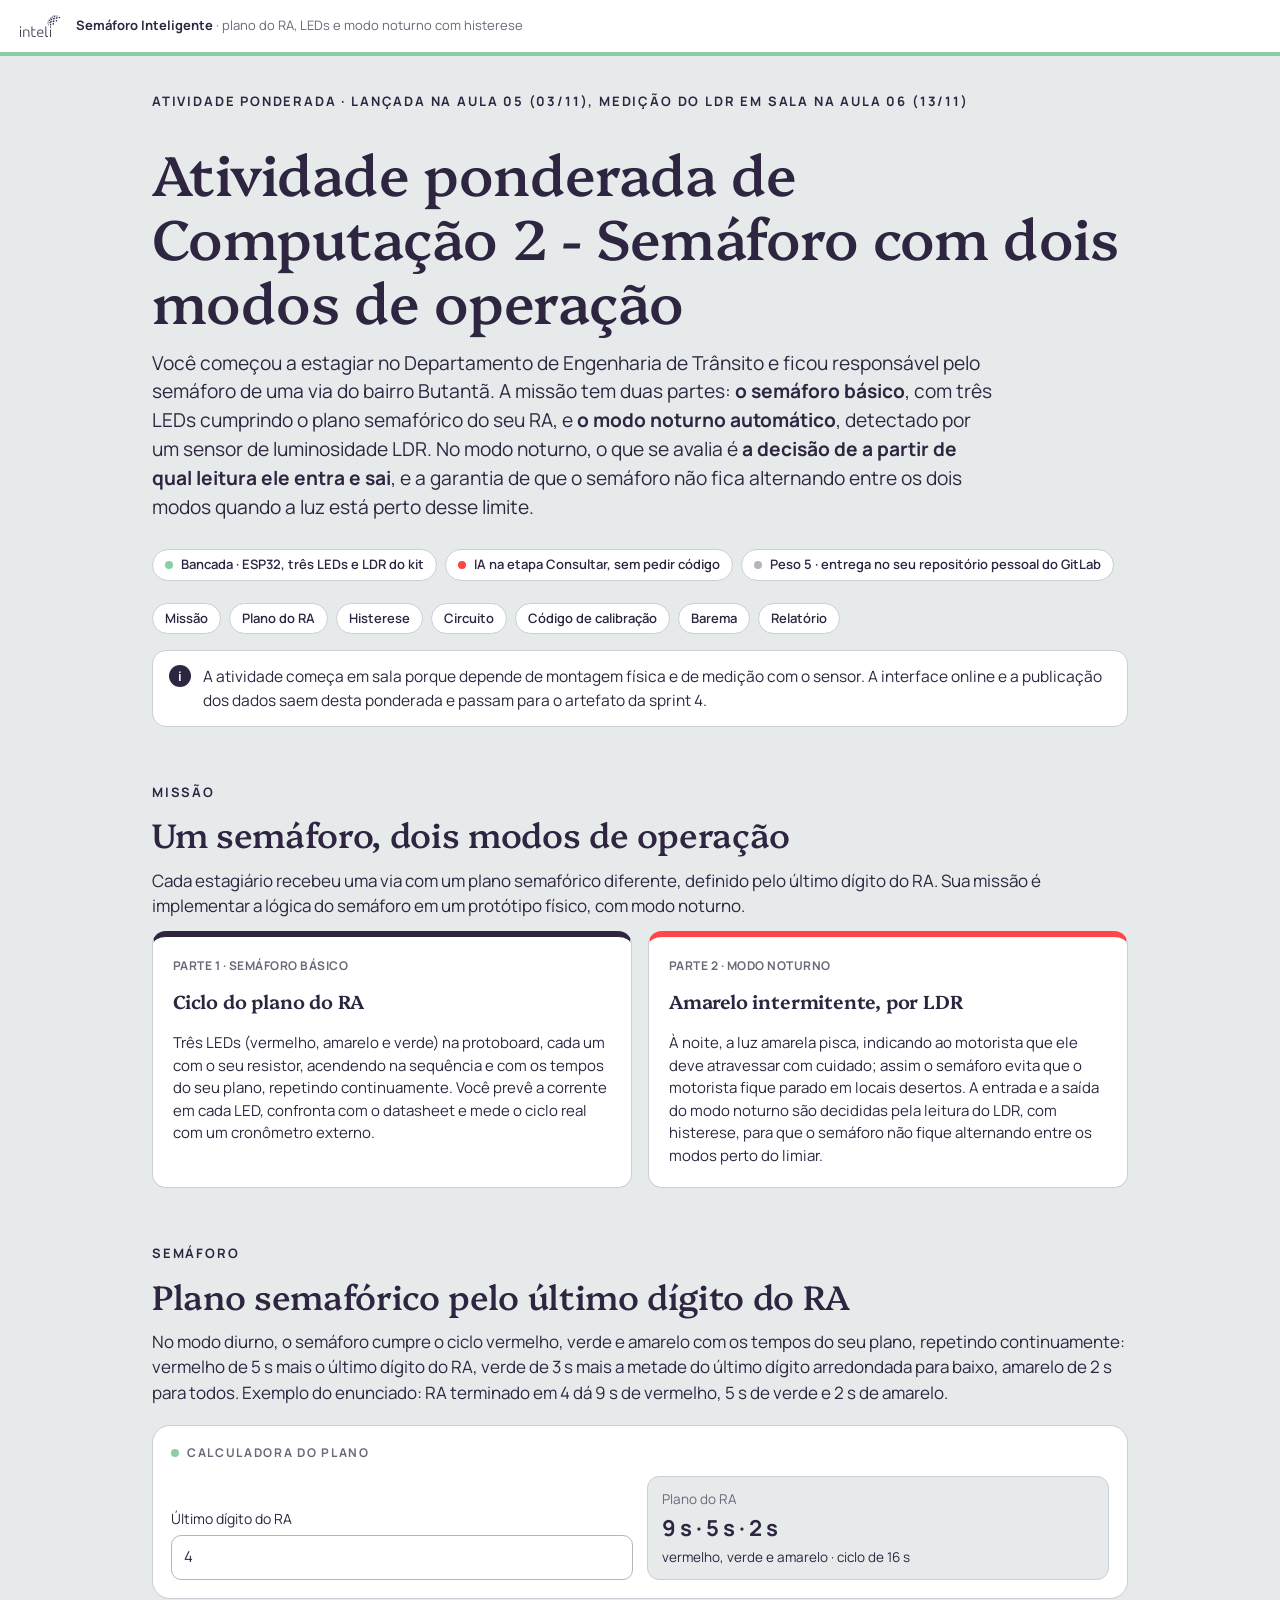
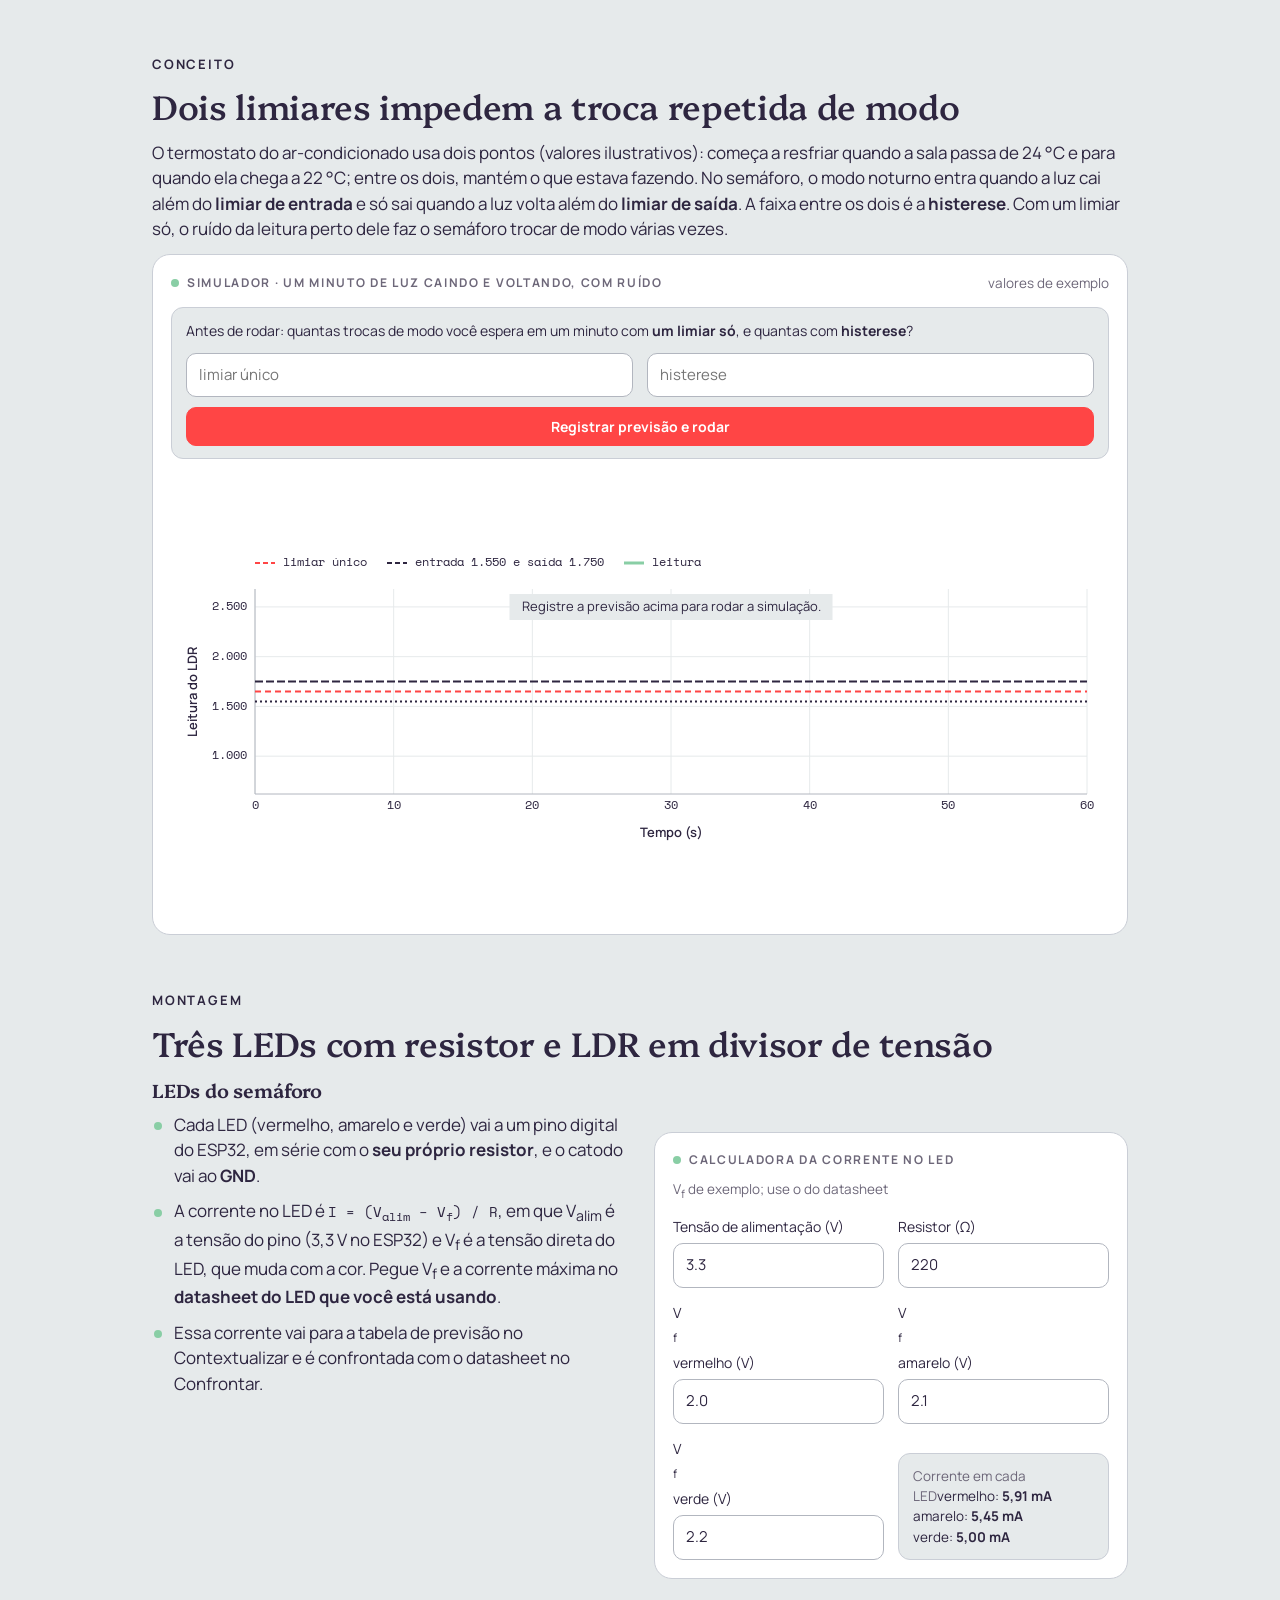
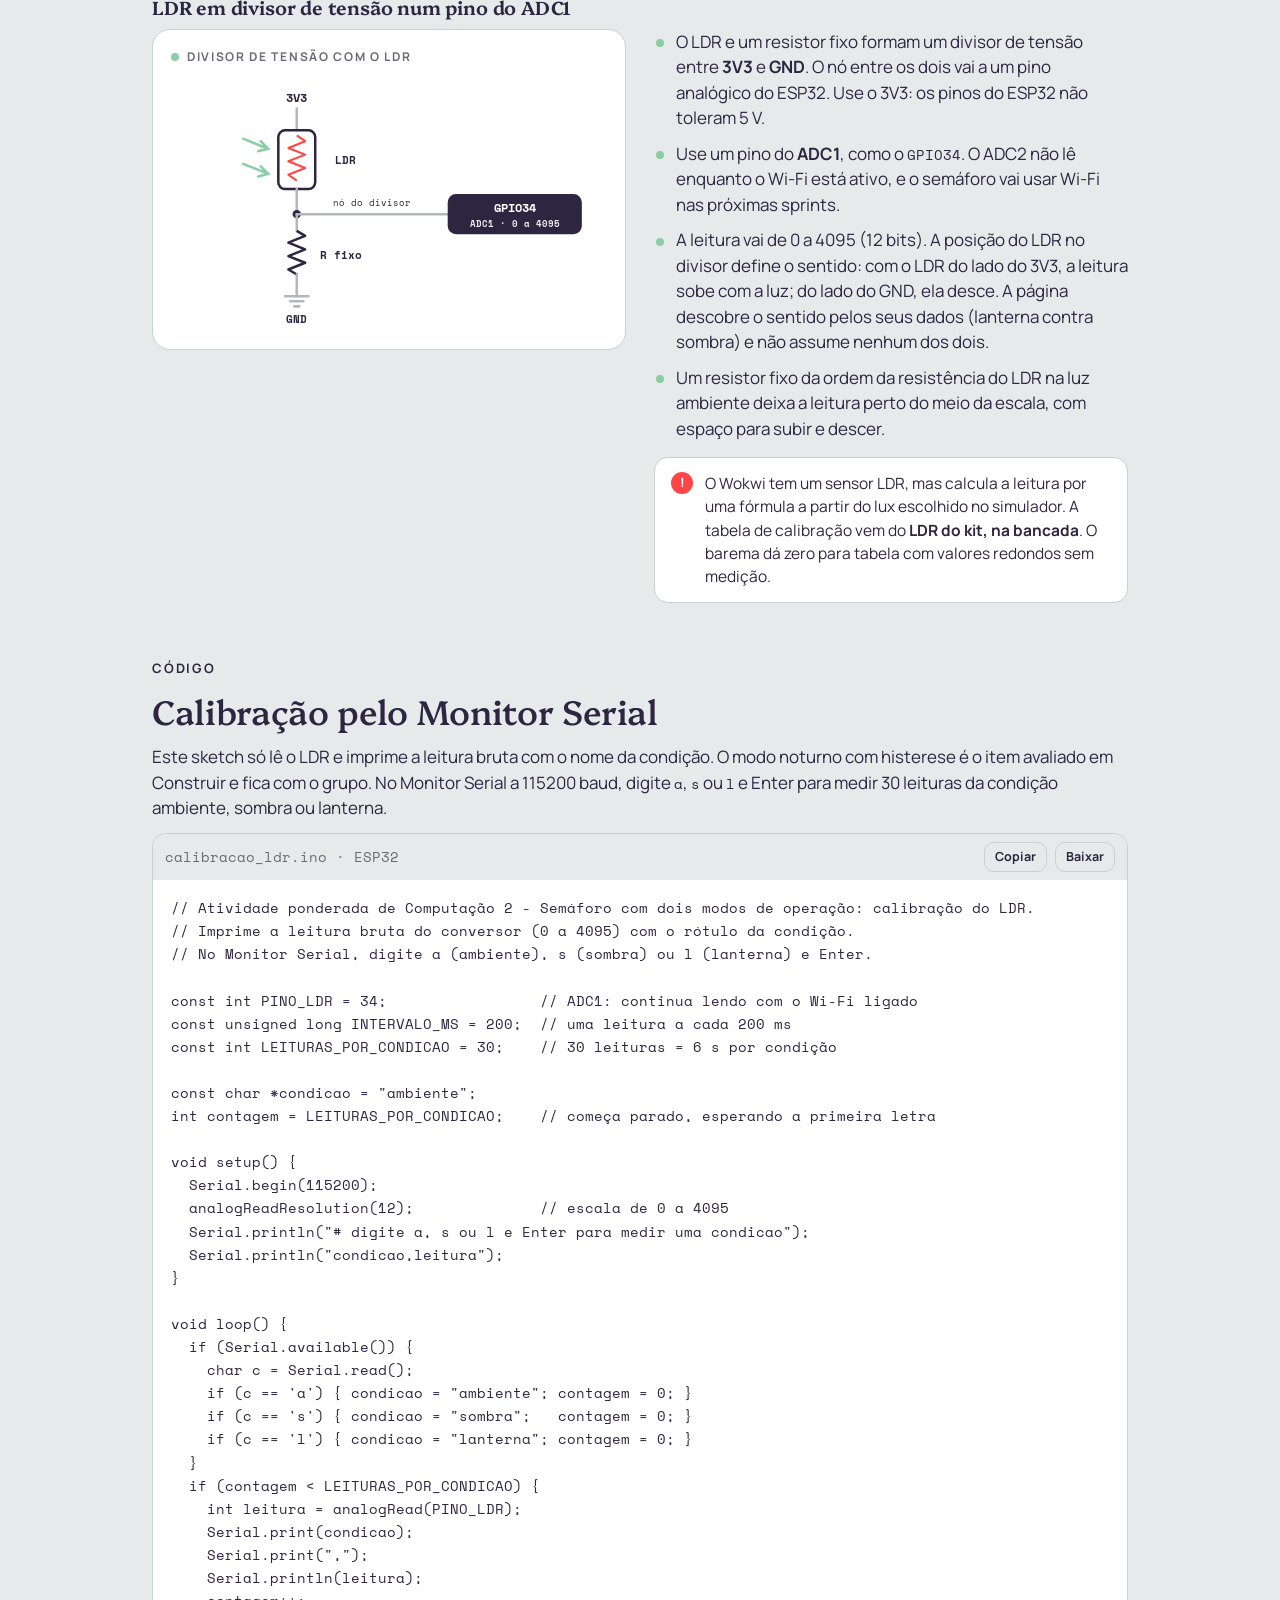
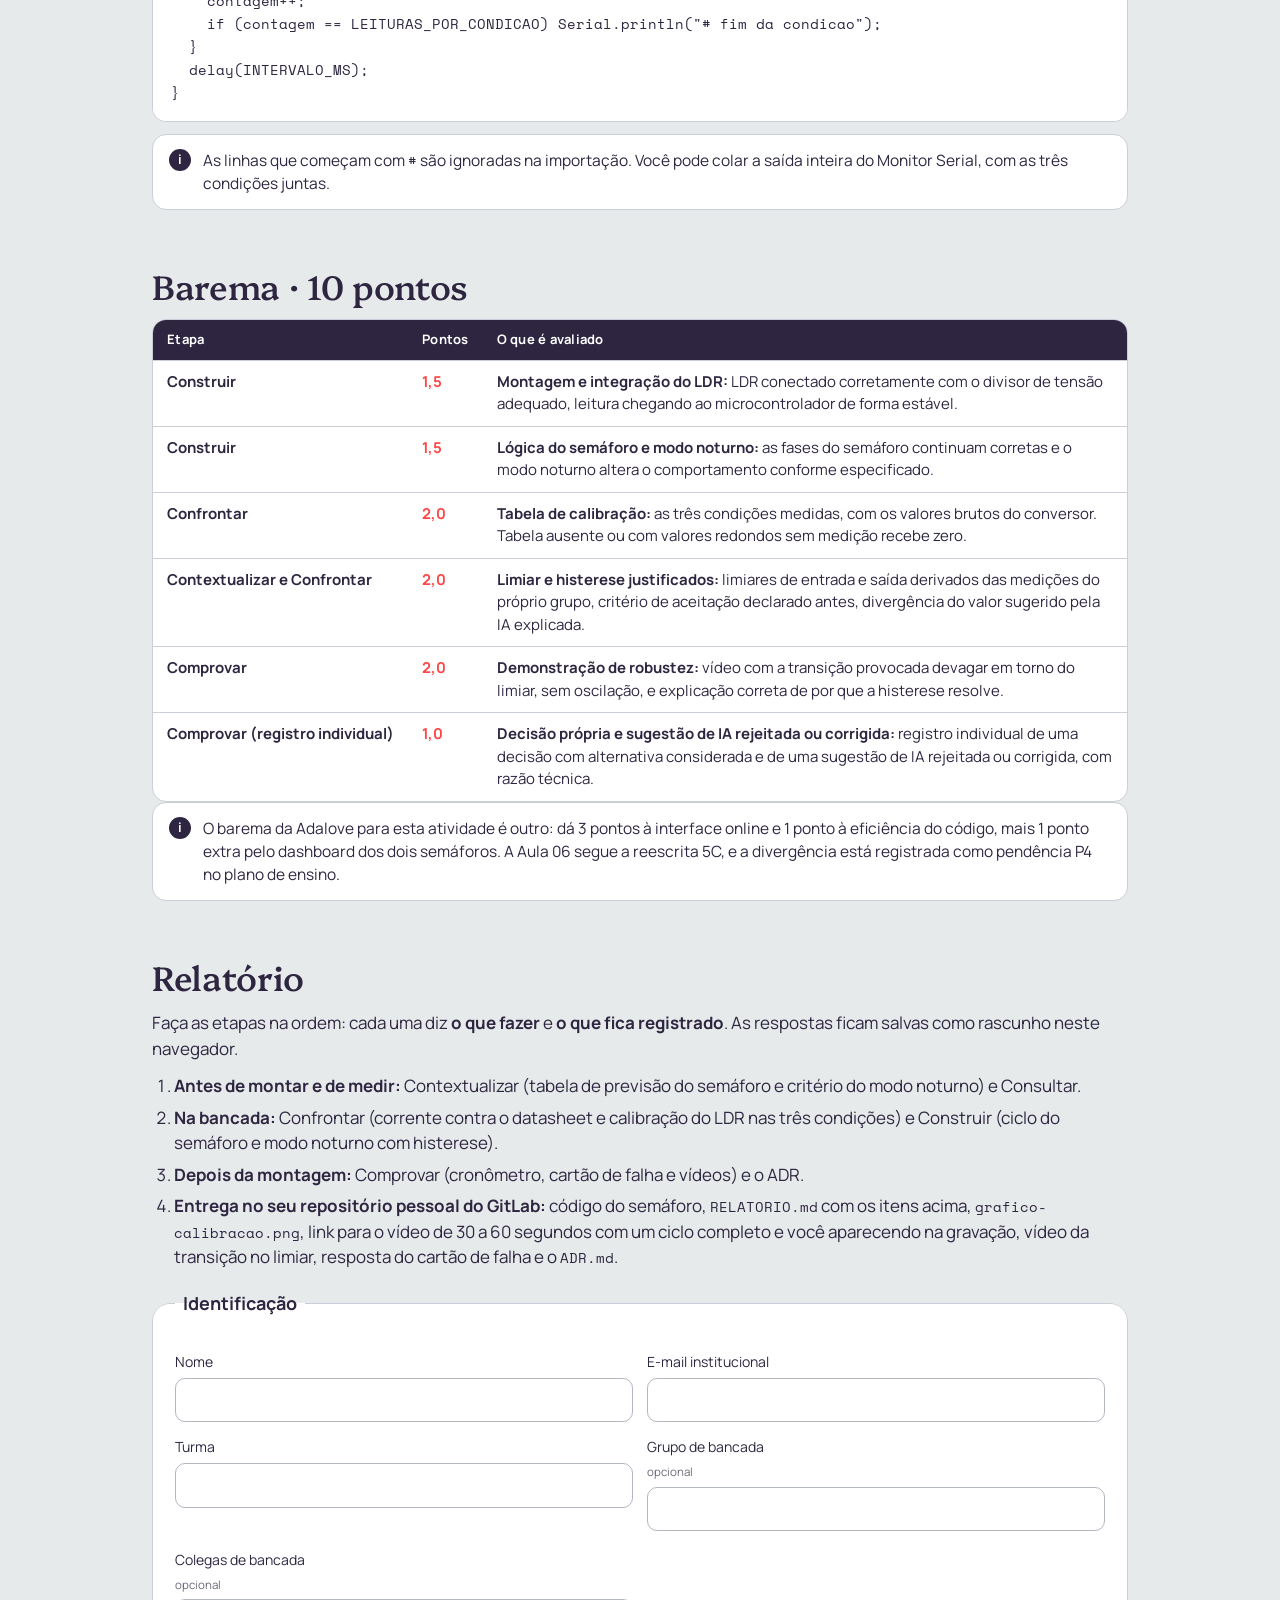
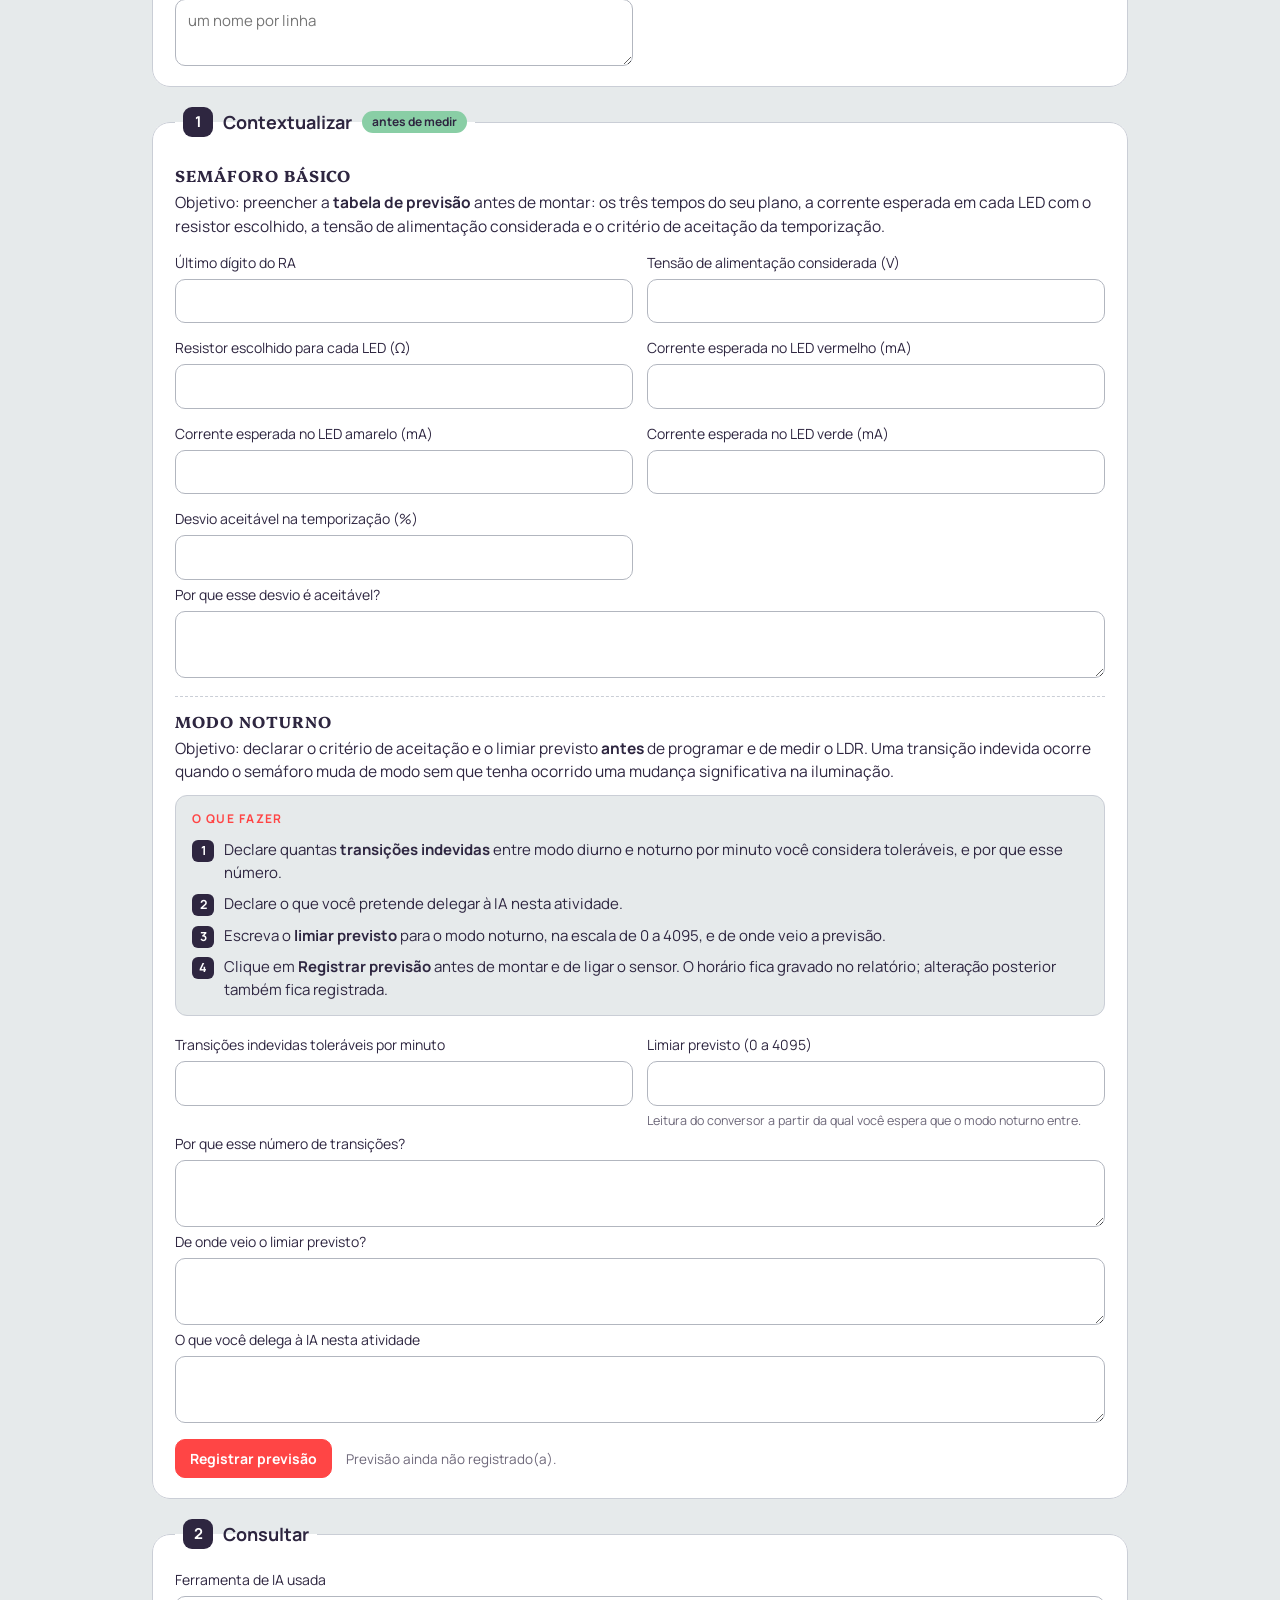
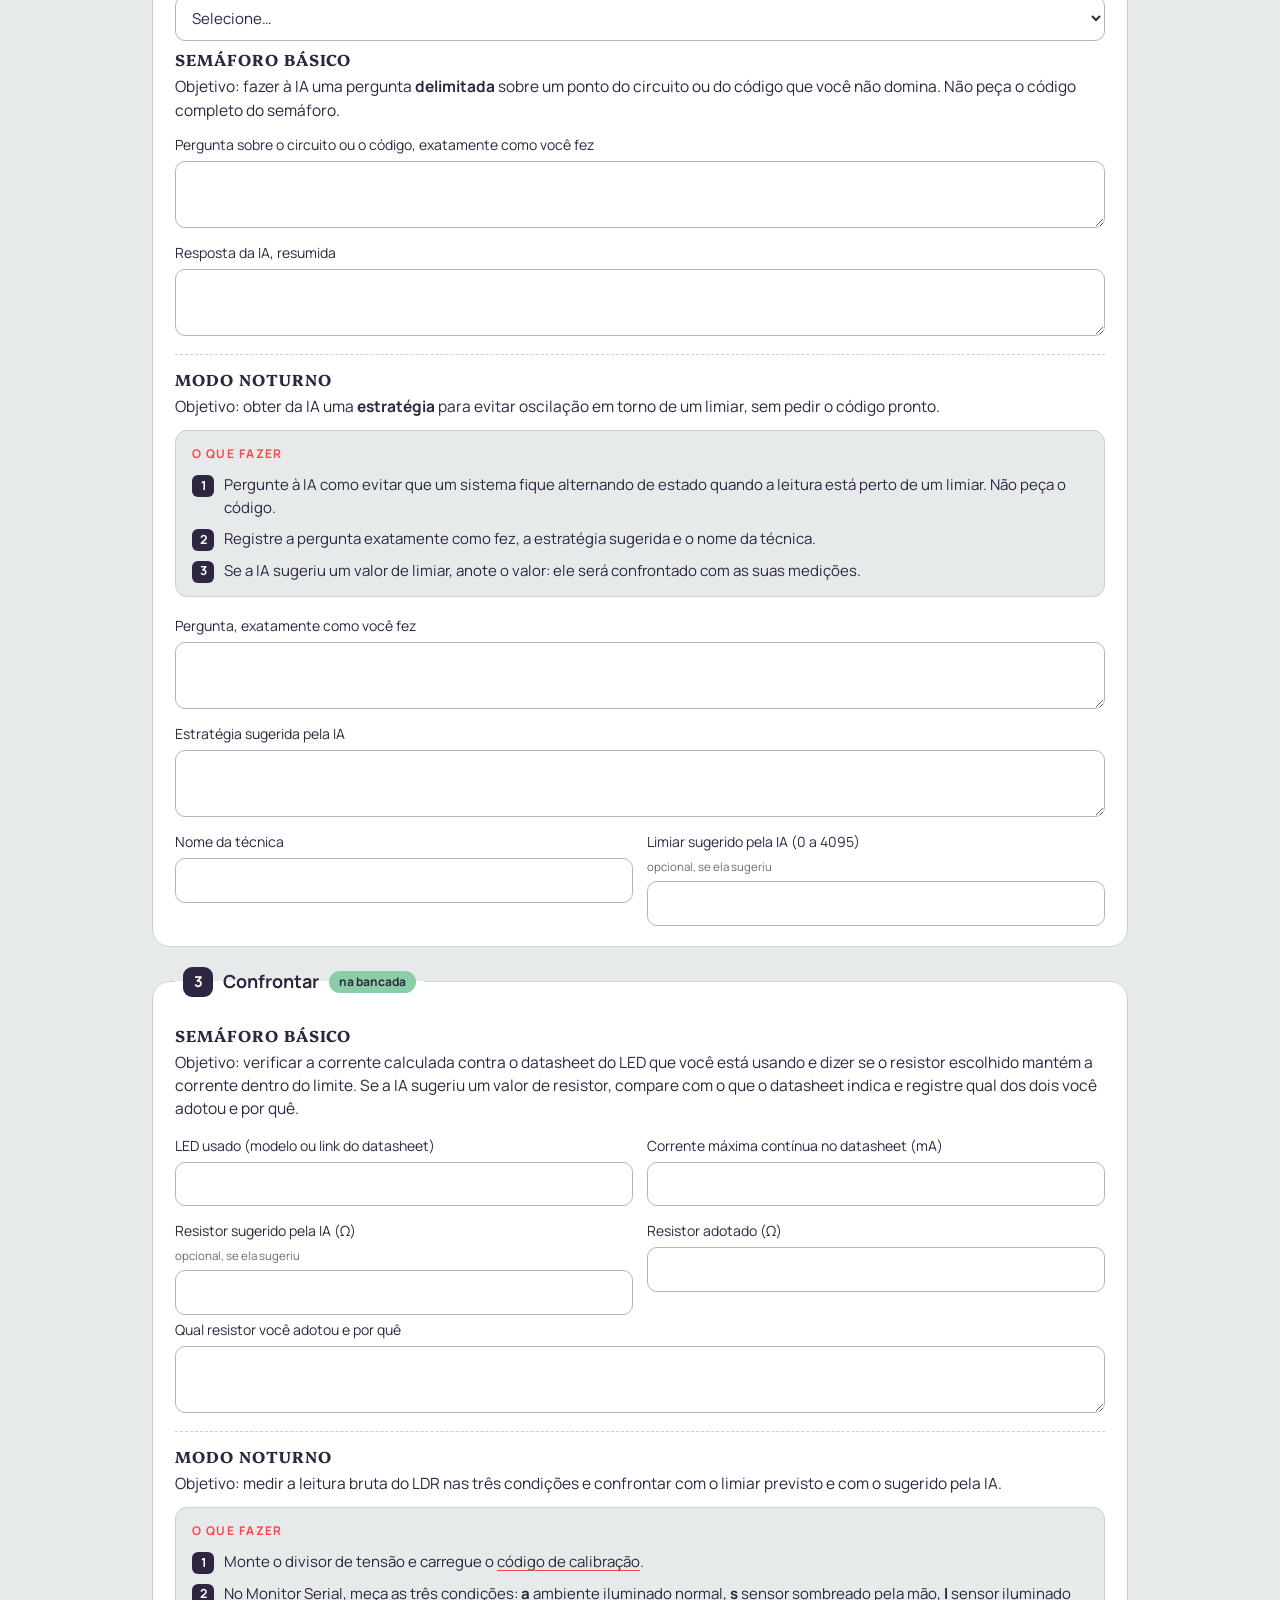
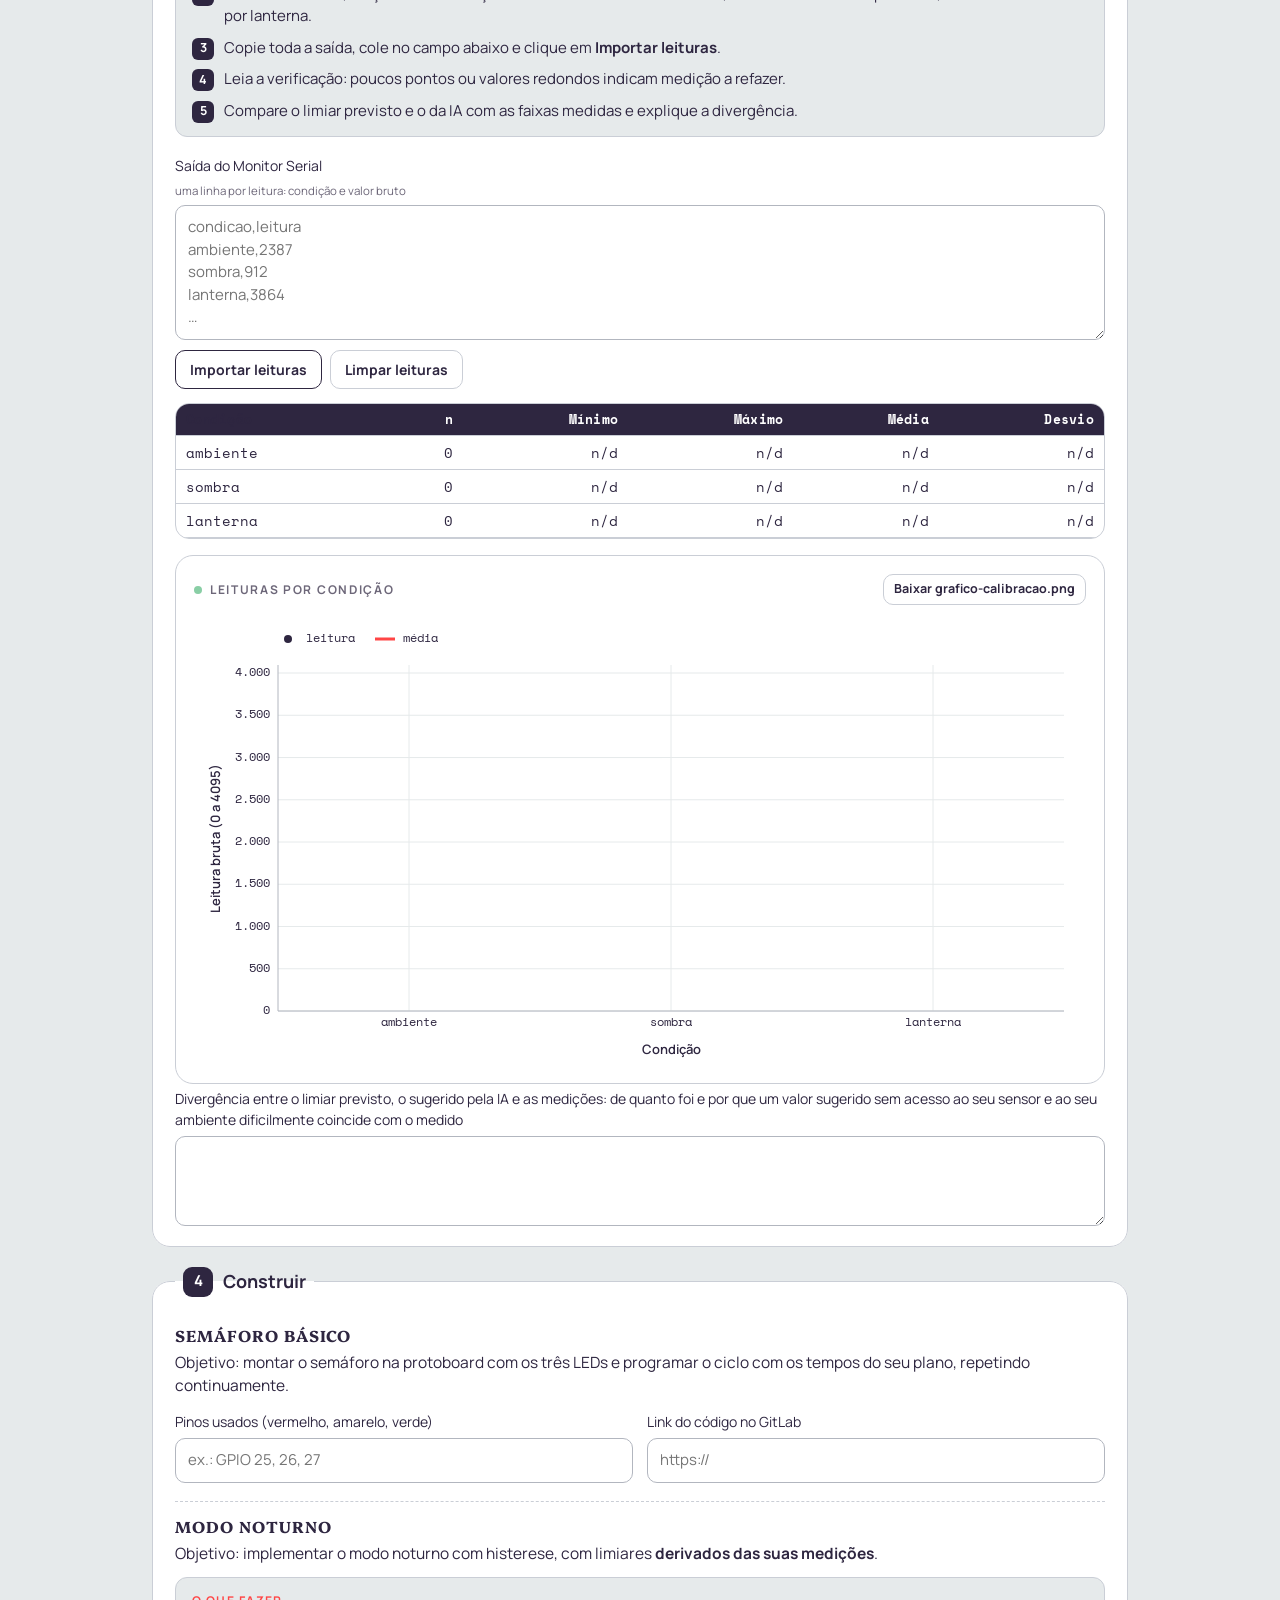
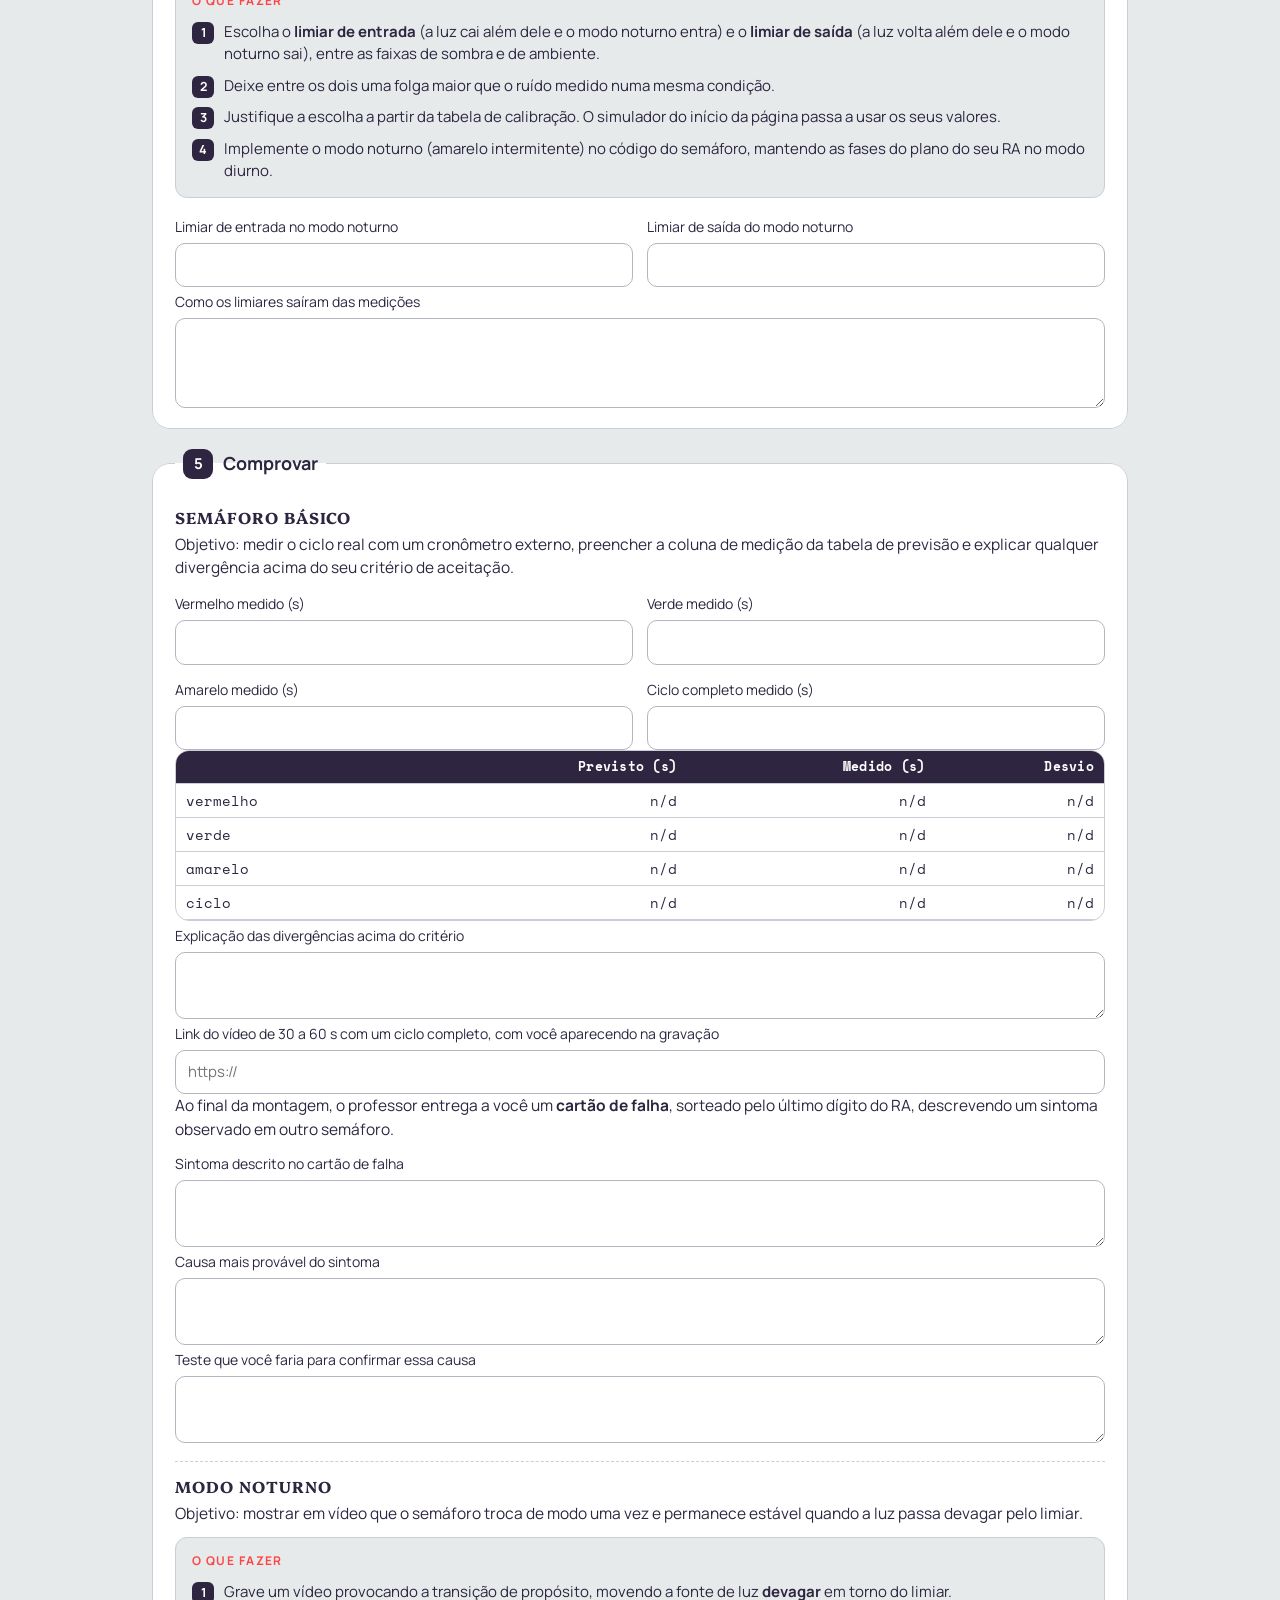
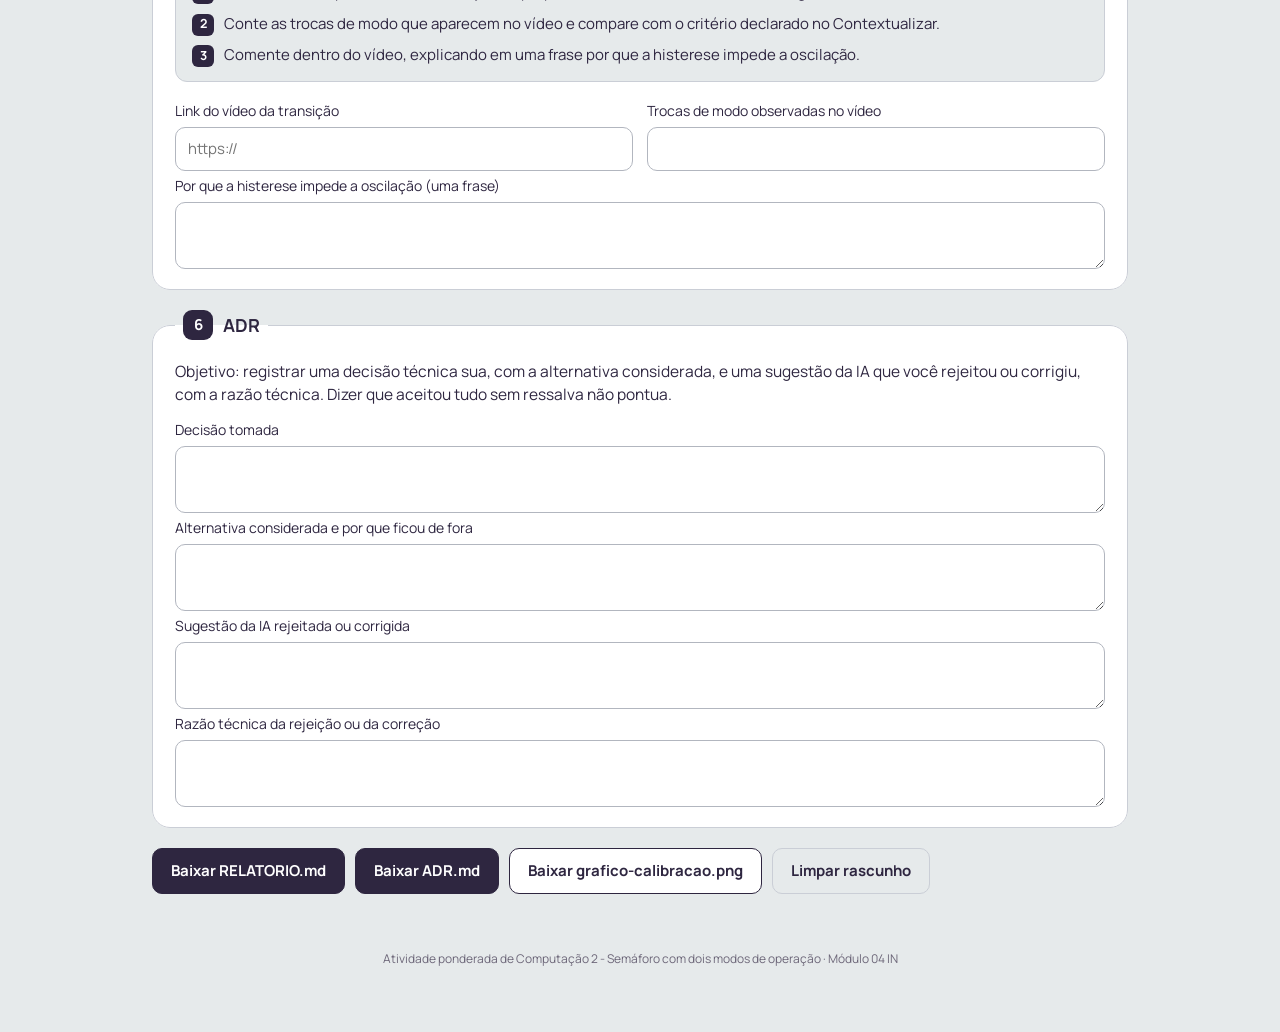
<file: index.html>
<!DOCTYPE html>
<html lang="pt-BR"><head><meta charset="utf-8">

<meta name="viewport" content="width=device-width, initial-scale=1">
<title>Semáforo com dois modos · ponderada</title>
<meta name="description" content="Atividade ponderada de Computação 2 - Semáforo com dois modos de operação: calibração do LDR em três condições, limiar e histerese derivados das medições e confrontados com o valor sugerido pela IA.">
<link rel="icon" href="assets/logo.svg">
<link rel="stylesheet" href="ponderada.css?v=1">
</head>
<body class="lab">

<header class="topbar">
  <img class="logo" src="assets/logo.svg" alt="Inteli">
  <div class="deck-title"><b>Semáforo Inteligente</b> · plano do RA, LEDs e modo noturno com histerese</div>
  <span class="spacer"></span>
</header>

<main class="doc">

  <!-- ============ CAPA ============ -->
  <section class="hero">
    <p class="kicker">Atividade ponderada · lançada na Aula 05 (03/11), medição do LDR em sala na Aula 06 (13/11)</p>
    <h1>Atividade ponderada de Computação 2 - Semáforo com dois modos de operação</h1>
    <p class="lead">Você começou a estagiar no Departamento de Engenharia de Trânsito e ficou responsável pelo semáforo de uma via do bairro Butantã. A missão tem duas partes: <b>o semáforo básico</b>, com três LEDs cumprindo o plano semafórico do seu RA, e <b>o modo noturno automático</b>, detectado por um sensor de luminosidade LDR. No modo noturno, o que se avalia é <b>a decisão de a partir de qual leitura ele entra e sai</b>, e a garantia de que o semáforo não fica alternando entre os dois modos quando a luz está perto desse limite.</p>
    <div class="meta">
      <span class="pill on">Bancada · ESP32, três LEDs e LDR do kit</span>
      <span class="pill warn">IA na etapa Consultar, sem pedir código</span>
      <span class="pill">Peso 5 · entrega no seu repositório pessoal do GitLab</span>
    </div>
    <nav class="toc" aria-label="Sumário">
      <a href="#missao">Missão</a>
      <a href="#plano">Plano do RA</a>
      <a href="#histerese">Histerese</a>
      <a href="#circuito">Circuito</a>
      <a href="#codigo">Código de calibração</a>
      <a href="#barema">Barema</a>
      <a href="#relatorio">Relatório</a>
    </nav>
    <div class="note"><div>A atividade começa em sala porque depende de montagem física e de medição com o sensor. A interface online e a publicação dos dados saem desta ponderada e passam para o artefato da sprint 4.</div></div>
  </section>

  <!-- ============ MISSÃO ============ -->
  <section id="missao" class="block">
    <p class="kicker">Missão</p>
    <h2>Um semáforo, dois modos de operação</h2>
    <p>Cada estagiário recebeu uma via com um plano semafórico diferente, definido pelo último dígito do RA. Sua missão é implementar a lógica do semáforo em um protótipo físico, com modo noturno.</p>
    <div class="cards">
      <div class="card blue">
        <span class="tag">PARTE 1 · SEMÁFORO BÁSICO</span>
        <h3>Ciclo do plano do RA</h3>
        <p>Três LEDs (vermelho, amarelo e verde) na protoboard, cada um com o seu resistor, acendendo na sequência e com os tempos do seu plano, repetindo continuamente. Você prevê a corrente em cada LED, confronta com o datasheet e mede o ciclo real com um cronômetro externo.</p>
      </div>
      <div class="card orange">
        <span class="tag">PARTE 2 · MODO NOTURNO</span>
        <h3>Amarelo intermitente, por LDR</h3>
        <p>À noite, a luz amarela pisca, indicando ao motorista que ele deve atravessar com cuidado; assim o semáforo evita que o motorista fique parado em locais desertos. A entrada e a saída do modo noturno são decididas pela leitura do LDR, com histerese, para que o semáforo não fique alternando entre os modos perto do limiar.</p>
      </div>
    </div>
  </section>

  <!-- ============ PLANO DO RA ============ -->
  <section id="plano" class="block">
    <p class="kicker">Semáforo</p>
    <h2>Plano semafórico pelo último dígito do RA</h2>
    <p>No modo diurno, o semáforo cumpre o ciclo vermelho, verde e amarelo com os tempos do seu plano, repetindo continuamente: vermelho de 5 s mais o último dígito do RA, verde de 3 s mais a metade do último dígito arredondada para baixo, amarelo de 2 s para todos. Exemplo do enunciado: RA terminado em 4 dá 9 s de vermelho, 5 s de verde e 2 s de amarelo.</p>
    <div class="sim calc">
      <div class="sim-head"><span class="sim-title">Calculadora do plano</span></div>
      <div class="fields two">
        <label>Último dígito do RA<input id="raDigito" type="number" min="0" max="9" step="1" value="4"></label>
        <div class="out" id="outPlano">Plano do RA<b>9 s · 5 s · 2 s</b><span>vermelho, verde e amarelo · ciclo de 16 s</span></div>
      </div>
    </div>
  </section>

  <!-- ============ HISTERESE ============ -->
  <section id="histerese" class="block">
    <p class="kicker">Conceito</p>
    <h2>Dois limiares impedem a troca repetida de modo</h2>
    <p>O termostato do ar-condicionado usa dois pontos (valores ilustrativos): começa a resfriar quando a sala passa de 24 °C e para quando ela chega a 22 °C; entre os dois, mantém o que estava fazendo. No semáforo, o modo noturno entra quando a luz cai além do <b>limiar de entrada</b> e só sai quando a luz volta além do <b>limiar de saída</b>. A faixa entre os dois é a <b>histerese</b>. Com um limiar só, o ruído da leitura perto dele faz o semáforo trocar de modo várias vezes.</p>

    <div class="sim" id="simBox">
      <div class="sim-head"><span class="sim-title">Simulador · um minuto de luz caindo e voltando, com ruído</span><span class="hint" id="simFonte">valores de exemplo</span></div>
      <div class="prev" id="simPrev">
        <label><span>Antes de rodar: quantas trocas de modo você espera em um minuto com <b>um limiar só</b>, e quantas com <b>histerese</b>?</span>
          <span class="fields two">
            <input id="prevUnico" type="number" min="0" step="1" placeholder="limiar único">
            <input id="prevHist" type="number" min="0" step="1" placeholder="histerese">
          </span>
        </label>
        <button type="button" class="btn orange" id="btnPrev">Registrar previsão e rodar</button>
      </div>
      <canvas id="simCanvas" height="375" role="img" aria-label="Leitura simulada do LDR ao longo de um minuto, com os limiares e o modo do semáforo nos dois esquemas"></canvas>
      <div class="sim-ctrl" id="simCtrl" hidden>
        <label>Ruído da leitura (desvio, em contagens do conversor) <output id="outRuido" class="mono">60</output>
          <input id="simRuido" type="range" min="0" max="200" step="5" value="60"></label>
        <div class="btn-row">
          <button type="button" class="btn ghost" id="btnSemente">Outra sequência de ruído</button>
          <button type="button" class="btn ghost" id="btnRodar">Rodar de novo</button>
        </div>
      </div>
      <div class="readouts" id="simOut" aria-live="polite"></div>
      <p class="hint" id="simExpl"></p>
    </div>
  </section>

  <!-- ============ CIRCUITO ============ -->
  <section id="circuito" class="block">
    <p class="kicker">Montagem</p>
    <h2>Três LEDs com resistor e LDR em divisor de tensão</h2>

    <h3>LEDs do semáforo</h3>
    <div class="grid-2 even">
      <div class="stack">
        <ul class="bullets">
          <li>Cada LED (vermelho, amarelo e verde) vai a um pino digital do ESP32, em série com o <b>seu próprio resistor</b>, e o catodo vai ao <b>GND</b>.</li>
          <li>A corrente no LED é <span class="mono">I = (V<sub>alim</sub> − V<sub>f</sub>) / R</span>, em que V<sub>alim</sub> é a tensão do pino (3,3 V no ESP32) e V<sub>f</sub> é a tensão direta do LED, que muda com a cor. Pegue V<sub>f</sub> e a corrente máxima no <b>datasheet do LED que você está usando</b>.</li>
          <li>Essa corrente vai para a tabela de previsão no Contextualizar e é confrontada com o datasheet no Confrontar.</li>
        </ul>
      </div>
      <div class="sim calc">
        <div class="sim-head"><span class="sim-title">Calculadora da corrente no LED</span><span class="hint">V<sub>f</sub> de exemplo; use o do datasheet</span></div>
        <div class="fields two">
          <label>Tensão de alimentação (V)<input id="ledV" type="number" min="0" step="0.1" value="3.3"></label>
          <label>Resistor (Ω)<input id="ledR" type="number" min="1" step="1" value="220"></label>
          <label>V<sub>f</sub> vermelho (V)<input id="ledVfR" type="number" min="0" step="0.1" value="2.0"></label>
          <label>V<sub>f</sub> amarelo (V)<input id="ledVfA" type="number" min="0" step="0.1" value="2.1"></label>
          <label>V<sub>f</sub> verde (V)<input id="ledVfG" type="number" min="0" step="0.1" value="2.2"></label>
          <div class="out" id="outLed"></div>
        </div>
      </div>
    </div>

    <h3>LDR em divisor de tensão num pino do ADC1</h3>
    <div class="grid-2 even">
      <div class="sim">
        <div class="sim-head"><span class="sim-title">Divisor de tensão com o LDR</span></div>
        <svg id="esquema" class="stage" viewBox="0 0 520 300" role="img" aria-label="Esquema: 3V3 ligado ao LDR, o LDR ligado ao nó, o nó ligado ao resistor fixo e ao pino GPIO34, o resistor ligado ao GND"></svg>
      </div>
      <div class="stack">
        <ul class="bullets">
          <li>O LDR e um resistor fixo formam um divisor de tensão entre <b>3V3</b> e <b>GND</b>. O nó entre os dois vai a um pino analógico do ESP32. Use o 3V3: os pinos do ESP32 não toleram 5 V.</li>
          <li>Use um pino do <b>ADC1</b>, como o <span class="mono">GPIO34</span>. O ADC2 não lê enquanto o Wi-Fi está ativo, e o semáforo vai usar Wi-Fi nas próximas sprints.</li>
          <li>A leitura vai de 0 a 4095 (12 bits). A posição do LDR no divisor define o sentido: com o LDR do lado do 3V3, a leitura sobe com a luz; do lado do GND, ela desce. A página descobre o sentido pelos seus dados (lanterna contra sombra) e não assume nenhum dos dois.</li>
          <li>Um resistor fixo da ordem da resistência do LDR na luz ambiente deixa a leitura perto do meio da escala, com espaço para subir e descer.</li>
        </ul>
        <div class="note warn"><div>O Wokwi tem um sensor LDR, mas calcula a leitura por uma fórmula a partir do lux escolhido no simulador. A tabela de calibração vem do <b>LDR do kit, na bancada</b>. O barema dá zero para tabela com valores redondos sem medição.</div></div>
      </div>
    </div>
  </section>

  <!-- ============ CÓDIGO ============ -->
  <section id="codigo" class="block">
    <p class="kicker">Código</p>
    <h2>Calibração pelo Monitor Serial</h2>
    <p>Este sketch só lê o LDR e imprime a leitura bruta com o nome da condição. O modo noturno com histerese é o item avaliado em Construir e fica com o grupo. No Monitor Serial a 115200 baud, digite <span class="mono">a</span>, <span class="mono">s</span> ou <span class="mono">l</span> e Enter para medir 30 leituras da condição ambiente, sombra ou lanterna.</p>
    <div class="code-box">
      <div class="code-head"><span class="mono">calibracao_ldr.ino · ESP32</span><div class="btn-row"><button type="button" class="btn ghost" data-copy="codeLDR">Copiar</button><button type="button" class="btn ghost" data-download="codeLDR" data-name="calibracao_ldr.ino">Baixar</button></div></div>
<pre class="code-pre" id="codeLDR">// Atividade ponderada de Computação 2 - Semáforo com dois modos de operação: calibração do LDR.
// Imprime a leitura bruta do conversor (0 a 4095) com o rótulo da condição.
// No Monitor Serial, digite a (ambiente), s (sombra) ou l (lanterna) e Enter.

const int PINO_LDR = 34;                 // ADC1: continua lendo com o Wi-Fi ligado
const unsigned long INTERVALO_MS = 200;  // uma leitura a cada 200 ms
const int LEITURAS_POR_CONDICAO = 30;    // 30 leituras = 6 s por condição

const char *condicao = "ambiente";
int contagem = LEITURAS_POR_CONDICAO;    // começa parado, esperando a primeira letra

void setup() {
  Serial.begin(115200);
  analogReadResolution(12);              // escala de 0 a 4095
  Serial.println("# digite a, s ou l e Enter para medir uma condicao");
  Serial.println("condicao,leitura");
}

void loop() {
  if (Serial.available()) {
    char c = Serial.read();
    if (c == 'a') { condicao = "ambiente"; contagem = 0; }
    if (c == 's') { condicao = "sombra";   contagem = 0; }
    if (c == 'l') { condicao = "lanterna"; contagem = 0; }
  }
  if (contagem &lt; LEITURAS_POR_CONDICAO) {
    int leitura = analogRead(PINO_LDR);
    Serial.print(condicao);
    Serial.print(",");
    Serial.println(leitura);
    contagem++;
    if (contagem == LEITURAS_POR_CONDICAO) Serial.println("# fim da condicao");
  }
  delay(INTERVALO_MS);
}
</pre>
    </div>
    <div class="note"><div>As linhas que começam com <span class="mono">#</span> são ignoradas na importação. Você pode colar a saída inteira do Monitor Serial, com as três condições juntas.</div></div>
  </section>

  <!-- ============ BAREMA ============ -->
  <section id="barema" class="block">
    <h2>Barema · 10 pontos</h2>
    <div class="table-wrap">
      <table class="c5 barema">
        <thead><tr><th>Etapa</th><th>Pontos</th><th>O que é avaliado</th></tr></thead>
        <tbody>
          <tr><th>Construir</th><td class="pts">1,5</td><td><b>Montagem e integração do LDR:</b> LDR conectado corretamente com o divisor de tensão adequado, leitura chegando ao microcontrolador de forma estável.</td></tr>
          <tr><th>Construir</th><td class="pts">1,5</td><td><b>Lógica do semáforo e modo noturno:</b> as fases do semáforo continuam corretas e o modo noturno altera o comportamento conforme especificado.</td></tr>
          <tr><th>Confrontar</th><td class="pts">2,0</td><td><b>Tabela de calibração:</b> as três condições medidas, com os valores brutos do conversor. Tabela ausente ou com valores redondos sem medição recebe zero.</td></tr>
          <tr><th>Contextualizar e Confrontar</th><td class="pts">2,0</td><td><b>Limiar e histerese justificados:</b> limiares de entrada e saída derivados das medições do próprio grupo, critério de aceitação declarado antes, divergência do valor sugerido pela IA explicada.</td></tr>
          <tr><th>Comprovar</th><td class="pts">2,0</td><td><b>Demonstração de robustez:</b> vídeo com a transição provocada devagar em torno do limiar, sem oscilação, e explicação correta de por que a histerese resolve.</td></tr>
          <tr><th>Comprovar (registro individual)</th><td class="pts">1,0</td><td><b>Decisão própria e sugestão de IA rejeitada ou corrigida:</b> registro individual de uma decisão com alternativa considerada e de uma sugestão de IA rejeitada ou corrigida, com razão técnica.</td></tr>
        </tbody>
      </table>
    </div>
    <div class="note"><div>O barema da Adalove para esta atividade é outro: dá 3 pontos à interface online e 1 ponto à eficiência do código, mais 1 ponto extra pelo dashboard dos dois semáforos. A Aula 06 segue a reescrita 5C, e a divergência está registrada como pendência P4 no plano de ensino.</div></div>
  </section>

  <!-- ============ RELATÓRIO ============ -->
  <section id="relatorio" class="block">
    <h2>Relatório</h2>
    <p>Faça as etapas na ordem: cada uma diz <b>o que fazer</b> e <b>o que fica registrado</b>. As respostas ficam salvas como rascunho neste navegador.</p>
    <ol class="flow">
      <li><b>Antes de montar e de medir:</b> Contextualizar (tabela de previsão do semáforo e critério do modo noturno) e Consultar.</li>
      <li><b>Na bancada:</b> Confrontar (corrente contra o datasheet e calibração do LDR nas três condições) e Construir (ciclo do semáforo e modo noturno com histerese).</li>
      <li><b>Depois da montagem:</b> Comprovar (cronômetro, cartão de falha e vídeos) e o ADR.</li>
      <li><b>Entrega no seu repositório pessoal do GitLab:</b> código do semáforo, <span class="mono">RELATORIO.md</span> com os itens acima, <span class="mono">grafico-calibracao.png</span>, link para o vídeo de 30 a 60 segundos com um ciclo completo e você aparecendo na gravação, vídeo da transição no limiar, resposta do cartão de falha e o <span class="mono">ADR.md</span>.</li>
    </ol>

    <form id="labForm" novalidate>
      <fieldset class="step">
        <legend>Identificação</legend>
        <div class="fields two">
          <label>Nome<input name="autor" required autocomplete="name"></label>
          <label>E-mail institucional<input name="email" type="email" required autocomplete="email"></label>
          <label>Turma<input name="turma" required></label>
          <label>Grupo de bancada <span class="opt-tag">opcional</span><input name="grupo"></label>
          <label class="full">Colegas de bancada <span class="opt-tag">opcional</span><textarea name="integrantes" rows="2" placeholder="um nome por linha"></textarea></label>
        </div>
      </fieldset>

      <!-- 1 -->
      <fieldset class="step" id="stepCtx">
        <legend><span class="n">1</span> Contextualizar <span class="when">antes de medir</span></legend>
        <h4 class="sub-step">Semáforo básico</h4>
        <p class="step-desc">Objetivo: preencher a <b>tabela de previsão</b> antes de montar: os três tempos do seu plano, a corrente esperada em cada LED com o resistor escolhido, a tensão de alimentação considerada e o critério de aceitação da temporização.</p>
        <div class="fields two">
          <label>Último dígito do RA<input name="cons_ra" type="number" min="0" max="9" step="1" required></label>
          <div class="out" id="outPlanoRel"></div>
          <label>Tensão de alimentação considerada (V)<input name="ctx_vcc" type="number" min="0" step="any" required></label>
          <label>Resistor escolhido para cada LED (Ω)<input name="ctx_r" type="number" min="1" step="any" required></label>
          <label>Corrente esperada no LED vermelho (mA)<input name="ctx_i_verm" type="number" min="0" step="any" required></label>
          <label>Corrente esperada no LED amarelo (mA)<input name="ctx_i_amar" type="number" min="0" step="any" required></label>
          <label>Corrente esperada no LED verde (mA)<input name="ctx_i_verde" type="number" min="0" step="any" required></label>
          <label>Desvio aceitável na temporização (%)<input name="ctx_desvio" type="number" min="0" step="any" required></label>
        </div>
        <label class="full">Por que esse desvio é aceitável?<textarea name="ctx_desvio_just" required rows="2"></textarea></label>
        <h4 class="sub-step">Modo noturno</h4>
        <p class="step-desc">Objetivo: declarar o critério de aceitação e o limiar previsto <b>antes</b> de programar e de medir o LDR. Uma transição indevida ocorre quando o semáforo muda de modo sem que tenha ocorrido uma mudança significativa na iluminação.</p>
        <ol class="todo">
          <li>Declare quantas <b>transições indevidas</b> entre modo diurno e noturno por minuto você considera toleráveis, e por que esse número.</li>
          <li>Declare o que você pretende delegar à IA nesta atividade.</li>
          <li>Escreva o <b>limiar previsto</b> para o modo noturno, na escala de 0 a 4095, e de onde veio a previsão.</li>
          <li>Clique em <b>Registrar previsão</b> antes de montar e de ligar o sensor. O horário fica gravado no relatório; alteração posterior também fica registrada.</li>
        </ol>
        <div class="fields two">
          <label>Transições indevidas toleráveis por minuto<input name="ctx_transicoes" type="number" min="0" step="any" required></label>
          <label>Limiar previsto (0 a 4095)<input name="ctx_limiar" type="number" min="0" max="4095" step="1" required><small class="field-help">Leitura do conversor a partir da qual você espera que o modo noturno entre.</small></label>
        </div>
        <label class="full">Por que esse número de transições?<textarea name="ctx_transicoes_just" required rows="2"></textarea></label>
        <label class="full">De onde veio o limiar previsto?<textarea name="ctx_limiar_just" required rows="2"></textarea></label>
        <label class="full">O que você delega à IA nesta atividade<textarea name="ctx_delega" required rows="2"></textarea></label>
        <div class="lock-row">
          <button type="button" class="btn orange" id="btnLock">Registrar previsão</button>
          <span class="lock-status" id="lockStatus">Previsão ainda não registrado(a).</span>
        </div>
      </fieldset>

      <!-- 2 -->
      <fieldset class="step">
        <legend><span class="n">2</span> Consultar</legend>
        <div class="fields">
          <label>Ferramenta de IA usada
            <select name="con_ferramenta" required>
              <option value="">Selecione…</option><option>Gemini</option><option>ChatGPT</option><option>Claude</option><option>Copilot</option><option>Outra</option>
            </select></label>
        </div>
        <h4 class="sub-step">Semáforo básico</h4>
        <p class="step-desc">Objetivo: fazer à IA uma pergunta <b>delimitada</b> sobre um ponto do circuito ou do código que você não domina. Não peça o código completo do semáforo.</p>
        <div class="fields">
          <label>Pergunta sobre o circuito ou o código, exatamente como você fez<textarea name="con_circ_pergunta" required rows="2"></textarea></label>
          <label>Resposta da IA, resumida<textarea name="con_circ_resposta" required rows="2"></textarea></label>
        </div>
        <h4 class="sub-step">Modo noturno</h4>
        <p class="step-desc">Objetivo: obter da IA uma <b>estratégia</b> para evitar oscilação em torno de um limiar, sem pedir o código pronto.</p>
        <ol class="todo">
          <li>Pergunte à IA como evitar que um sistema fique alternando de estado quando a leitura está perto de um limiar. Não peça o código.</li>
          <li>Registre a pergunta exatamente como fez, a estratégia sugerida e o nome da técnica.</li>
          <li>Se a IA sugeriu um valor de limiar, anote o valor: ele será confrontado com as suas medições.</li>
        </ol>
        <div class="fields">
          <label>Pergunta, exatamente como você fez<textarea name="con_pergunta" required rows="2"></textarea></label>
          <label>Estratégia sugerida pela IA<textarea name="con_estrategia" required rows="2"></textarea></label>
        </div>
        <div class="fields two">
          <label>Nome da técnica<input name="con_tecnica" required></label>
          <label>Limiar sugerido pela IA (0 a 4095) <span class="opt-tag">opcional, se ela sugeriu</span><input name="con_limiar_ia" type="number" min="0" max="4095" step="any"></label>
        </div>
      </fieldset>

      <!-- 3 -->
      <fieldset class="step">
        <legend><span class="n">3</span> Confrontar <span class="when">na bancada</span></legend>
        <h4 class="sub-step">Semáforo básico</h4>
        <p class="step-desc">Objetivo: verificar a corrente calculada contra o datasheet do LED que você está usando e dizer se o resistor escolhido mantém a corrente dentro do limite. Se a IA sugeriu um valor de resistor, compare com o que o datasheet indica e registre qual dos dois você adotou e por quê.</p>
        <div class="fields two">
          <label>LED usado (modelo ou link do datasheet)<input name="conf_led" required></label>
          <label>Corrente máxima contínua no datasheet (mA)<input name="conf_imax" type="number" min="0" step="any" required></label>
          <label>Resistor sugerido pela IA (Ω) <span class="opt-tag">opcional, se ela sugeriu</span><input name="conf_r_ia" type="number" min="0" step="any"></label>
          <label>Resistor adotado (Ω)<input name="conf_r_adotado" type="number" min="0" step="any" required></label>
        </div>
        <div class="check-line" id="ledCheck" aria-live="polite"></div>
        <label class="full">Qual resistor você adotou e por quê<textarea name="conf_r_just" required rows="2"></textarea></label>
        <h4 class="sub-step">Modo noturno</h4>
        <p class="step-desc">Objetivo: medir a leitura bruta do LDR nas três condições e confrontar com o limiar previsto e com o sugerido pela IA.</p>
        <ol class="todo">
          <li>Monte o divisor de tensão e carregue o <a href="#codigo">código de calibração</a>.</li>
          <li>No Monitor Serial, meça as três condições: <b>a</b> ambiente iluminado normal, <b>s</b> sensor sombreado pela mão, <b>l</b> sensor iluminado por lanterna.</li>
          <li>Copie toda a saída, cole no campo abaixo e clique em <b>Importar leituras</b>.</li>
          <li>Leia a verificação: poucos pontos ou valores redondos indicam medição a refazer.</li>
          <li>Compare o limiar previsto e o da IA com as faixas medidas e explique a divergência.</li>
        </ol>
        <label>Saída do Monitor Serial <span class="opt-tag">uma linha por leitura: condição e valor bruto</span>
          <textarea id="pasteBox" rows="5" placeholder="condicao,leitura
ambiente,2387
sombra,912
lanterna,3864
…"></textarea></label>
        <div class="btn-row">
          <button type="button" class="btn blue" id="btnImport">Importar leituras</button>
          <button type="button" class="btn ghost" id="btnClearData">Limpar leituras</button>
        </div>
        <div class="table-wrap">
          <table class="data-table mono" id="statTable">
            <thead><tr><th>Condição</th><th>n</th><th>Mínimo</th><th>Máximo</th><th>Média</th><th>Desvio</th></tr></thead>
            <tbody><tr><td>ambiente</td><td>0</td><td>n/d</td><td>n/d</td><td>n/d</td><td>n/d</td></tr><tr><td>sombra</td><td>0</td><td>n/d</td><td>n/d</td><td>n/d</td><td>n/d</td></tr><tr><td>lanterna</td><td>0</td><td>n/d</td><td>n/d</td><td>n/d</td><td>n/d</td></tr></tbody>
          </table>
        </div>
        <div class="check-line" id="dataCheck" aria-live="polite"></div>

        <div class="sim chart-box">
          <div class="sim-head"><span class="sim-title">Leituras por condição</span><button type="button" class="btn ghost" id="btnPng">Baixar grafico-calibracao.png</button></div>
          <canvas id="chartCal" height="450" role="img" aria-label="Leituras brutas do LDR em cada condição, com os limiares previsto, sugerido pela IA, de entrada e de saída"></canvas>
        </div>
        <div class="check-line" id="cmpCheck" aria-live="polite"></div>
        <label class="full">Divergência entre o limiar previsto, o sugerido pela IA e as medições: de quanto foi e por que um valor sugerido sem acesso ao seu sensor e ao seu ambiente dificilmente coincide com o medido<textarea name="conf_divergencia" required rows="3"></textarea></label>
      </fieldset>

      <!-- 4 -->
      <fieldset class="step">
        <legend><span class="n">4</span> Construir</legend>
        <h4 class="sub-step">Semáforo básico</h4>
        <p class="step-desc">Objetivo: montar o semáforo na protoboard com os três LEDs e programar o ciclo com os tempos do seu plano, repetindo continuamente.</p>
        <div class="fields two">
          <label>Pinos usados (vermelho, amarelo, verde)<input name="cons_pinos" required placeholder="ex.: GPIO 25, 26, 27"></label>
          <label>Link do código no GitLab<input name="cons_codigo" type="url" required placeholder="https://"></label>
        </div>
        <h4 class="sub-step">Modo noturno</h4>
        <p class="step-desc">Objetivo: implementar o modo noturno com histerese, com limiares <b>derivados das suas medições</b>.</p>
        <ol class="todo">
          <li>Escolha o <b>limiar de entrada</b> (a luz cai além dele e o modo noturno entra) e o <b>limiar de saída</b> (a luz volta além dele e o modo noturno sai), entre as faixas de sombra e de ambiente.</li>
          <li>Deixe entre os dois uma folga maior que o ruído medido numa mesma condição.</li>
          <li>Justifique a escolha a partir da tabela de calibração. O simulador do início da página passa a usar os seus valores.</li>
          <li>Implemente o modo noturno (amarelo intermitente) no código do semáforo, mantendo as fases do plano do seu RA no modo diurno.</li>
        </ol>
        <div class="fields two">
          <label>Limiar de entrada no modo noturno<input name="cons_entrada" type="number" min="0" max="4095" step="1" required></label>
          <label>Limiar de saída do modo noturno<input name="cons_saida" type="number" min="0" max="4095" step="1" required></label>
        </div>
        <div class="check-line" id="limCheck" aria-live="polite"></div>
        <label class="full">Como os limiares saíram das medições<textarea name="cons_justificativa" required rows="3"></textarea></label>
      </fieldset>

      <!-- 5 -->
      <fieldset class="step">
        <legend><span class="n">5</span> Comprovar</legend>
        <h4 class="sub-step">Semáforo básico</h4>
        <p class="step-desc">Objetivo: medir o ciclo real com um cronômetro externo, preencher a coluna de medição da tabela de previsão e explicar qualquer divergência acima do seu critério de aceitação.</p>
        <div class="fields two">
          <label>Vermelho medido (s)<input name="comp_t_verm" type="number" min="0" step="any" required></label>
          <label>Verde medido (s)<input name="comp_t_verde" type="number" min="0" step="any" required></label>
          <label>Amarelo medido (s)<input name="comp_t_amar" type="number" min="0" step="any" required></label>
          <label>Ciclo completo medido (s)<input name="comp_t_ciclo" type="number" min="0" step="any" required></label>
        </div>
        <div class="table-wrap">
          <table class="data-table mono" id="tempoTable">
            <thead><tr><th>Fase</th><th>Previsto (s)</th><th>Medido (s)</th><th>Desvio</th></tr></thead>
            <tbody></tbody>
          </table>
        </div>
        <div class="check-line" id="tempoCheck" aria-live="polite"></div>
        <label class="full">Explicação das divergências acima do critério<textarea name="comp_t_just" rows="2"></textarea></label>
        <label class="full">Link do vídeo de 30 a 60 s com um ciclo completo, com você aparecendo na gravação<input name="comp_video_ciclo" type="url" required placeholder="https://"></label>
        <p class="step-desc">Ao final da montagem, o professor entrega a você um <b>cartão de falha</b>, sorteado pelo último dígito do RA, descrevendo um sintoma observado em outro semáforo.</p>
        <label class="full">Sintoma descrito no cartão de falha<textarea name="comp_cartao" required rows="2"></textarea></label>
        <label class="full">Causa mais provável do sintoma<textarea name="comp_causa" required rows="2"></textarea></label>
        <label class="full">Teste que você faria para confirmar essa causa<textarea name="comp_teste" required rows="2"></textarea></label>
        <h4 class="sub-step">Modo noturno</h4>
        <p class="step-desc">Objetivo: mostrar em vídeo que o semáforo troca de modo uma vez e permanece estável quando a luz passa devagar pelo limiar.</p>
        <ol class="todo">
          <li>Grave um vídeo provocando a transição de propósito, movendo a fonte de luz <b>devagar</b> em torno do limiar.</li>
          <li>Conte as trocas de modo que aparecem no vídeo e compare com o critério declarado no Contextualizar.</li>
          <li>Comente dentro do vídeo, explicando em uma frase por que a histerese impede a oscilação.</li>
        </ol>
        <div class="fields two">
          <label>Link do vídeo da transição<input name="comp_video" type="url" required placeholder="https://"></label>
          <label>Trocas de modo observadas no vídeo<input name="comp_trocas" type="number" min="0" step="1" required></label>
        </div>
        <label class="full">Por que a histerese impede a oscilação (uma frase)<textarea name="comp_frase" required rows="2"></textarea></label>
      </fieldset>

      <!-- ADR -->
      <fieldset class="step">
        <legend><span class="n">6</span> ADR</legend>
        <p class="step-desc">Objetivo: registrar uma decisão técnica sua, com a alternativa considerada, e uma sugestão da IA que você rejeitou ou corrigiu, com a razão técnica. Dizer que aceitou tudo sem ressalva não pontua.</p>
        <label class="full">Decisão tomada<textarea name="adr_decisao" required rows="2"></textarea></label>
        <label class="full">Alternativa considerada e por que ficou de fora<textarea name="adr_alternativa" required rows="2"></textarea></label>
        <label class="full">Sugestão da IA rejeitada ou corrigida<textarea name="adr_sugestao" required rows="2"></textarea></label>
        <label class="full">Razão técnica da rejeição ou da correção<textarea name="adr_razao" required rows="2"></textarea></label>
      </fieldset>

      <div class="note warn" id="formStatus" hidden></div>
      <div class="submit-row">
        <button type="button" class="btn" id="btnMd">Baixar RELATORIO.md</button>
        <button type="button" class="btn" id="btnAdr">Baixar ADR.md</button>
        <button type="button" class="btn blue" id="btnPng2">Baixar grafico-calibracao.png</button>
        <button type="button" class="btn ghost" id="btnClear">Limpar rascunho</button>
      </div>
    </form>
  </section>

  <footer class="doc-foot">Atividade ponderada de Computação 2 - Semáforo com dois modos de operação · Módulo 04 IN</footer>
</main>

<script src="ponderada.js?v=1"></script>
</body></html>
</file>
<file: ponderada.css>
/* Ponderada 2 · Semáforo com dois modos · folha de estilo autocontida
   1) tokens da marca (inteli-brand.css)
   2) layout de ponderada (ponderada.css)
   3) complementos do semáforo (semaforo.css) */

/* Tokens do Brandbook Inteli 2025.
   Este e o unico arquivo do acervo autorizado a declarar cor e tipografia.
   Qualquer outro arquivo consome var(--inteli-*) ou var(--seg-*).
   Verificado por tools/check_brand.py. */

@import url("https://fonts.googleapis.com/css2?family=Platypi:wght@400;500;600;700&family=Manrope:wght@400;500;600;700;800&family=Space+Mono:wght@400;700&display=swap");
@import url("https://fonts.googleapis.com/css2?family=Material+Symbols+Outlined:opsz,wght,FILL,GRAD@24,400,0,0&display=swap");

:root {
  /* Paleta cromatica, p.66 */
  --inteli-roxo: #2e2640;
  --inteli-coral: #ff4545;
  --inteli-verde: #89cea5;
  --inteli-cinza-escuro: #b2b6bf;
  --inteli-cinza-medio: #caced6;
  --inteli-cinza-claro: #e6eaeb;
  --inteli-branco: #ffffff;

  /* Segmento Graduacao, p.68.
     Branco e cinzas como base, verde e roxo como blocos de peso,
     coral apenas como filete de destaque.
     Lilas e verde escuro pertencem a Escolas e a Exec/Pos e ficam de fora. */
  --seg-base: var(--inteli-branco);
  --seg-superficie: var(--inteli-cinza-claro);
  --seg-borda: var(--inteli-cinza-medio);
  --seg-primaria: var(--inteli-roxo);
  --seg-secundaria: var(--inteli-verde);
  --seg-destaque: var(--inteli-coral);
  --seg-texto: var(--inteli-roxo);
  --seg-texto-suave: var(--inteli-cinza-escuro);

  /* Tipografia, p.69 a p.74.
     A Azurio e licenciada e este repositorio e publico: o proprio brandbook
     (p.70) autoriza a Platypi como substituta por ser Google Font. */
  --fonte-titulo: "Platypi", Georgia, serif;
  --fonte-texto: "Manrope", system-ui, sans-serif;
  --fonte-mono: "Space Mono", monospace;

  /* Hierarquia. O brandbook (p.73) define 55/20/15pt em pagina de 1920x1080.
     A razao entre os niveis e preservada; o corpo sobe para 18px porque
     13px projetado nao se le do fundo da sala.

     Estes quatro tokens PRECISAM morar em :root. Custom property nao
     cascateia para fora do seletor que a declara: se elas cairem dentro de
     um bloco como "code, pre", o body resolve font-size para o 16px padrao
     do navegador e o piso de legibilidade vira letra morta, sem nenhum erro
     aparecer. Conferir com getComputedStyle, nao a olho. */
  --escala-titulo: 44px;
  --escala-subtitulo: 26px;
  --escala-texto: 18px;
  --escala-complementar: 14px;
}

/* A aplicacao das familias e das escalas mora aqui e so aqui, porque o
   check_brand.py proibe font-family em qualquer outro arquivo. Sem estas
   regras os tokens acima ficam declarados e nunca usados, que foi exatamente
   o defeito do CSS de 2026.1: ele pedia "Azurio" e a fonte nunca era
   carregada, entao os titulos caiam no fallback em silencio. */
body {
  font-family: var(--fonte-texto);
  font-size: var(--escala-texto);
}

h1, h2 {
  font-family: var(--fonte-titulo);
  font-weight: 500;  /* Azurio Medium e o peso de titulo do brandbook, p.69 */
  font-size: var(--escala-titulo);
}

h3, h4 {
  font-family: var(--fonte-titulo);
  font-weight: 500;
  font-size: var(--escala-subtitulo);
}

code, pre, kbd, samp, .mono {
  font-family: var(--fonte-mono);
  font-size: var(--escala-complementar);
}

/* Iconografia da marca, p.88: Google Material Symbols, nunca emoji. A fonte
   e importada no topo deste arquivo; a classe que ativa a ligadura (o nome
   do icone em texto vira glifo) so pode morar aqui, porque e a unica
   declaracao de font-family autorizada no acervo. Consumidor: qualquer
   <span class="material-symbols-outlined"> com o nome do icone como
   conteudo de texto. */
.material-symbols-outlined {
  font-family: "Material Symbols Outlined";
  font-weight: normal;
  font-style: normal;
  font-size: 20px;
  line-height: 1;
  letter-spacing: normal;
  text-transform: none;
  display: inline-block;
  white-space: nowrap;
  word-wrap: normal;
  direction: ltr;
  -webkit-font-smoothing: antialiased;
}

/* ==========================================================
   Folha comum às páginas de ponderada do acervo (ADR-011, ADR-012).
   Nasceu da página da Ponderada 1 do Prof. Roberto Cândido
   (robertocandido-inteli/ponderada-1), adaptada à identidade do acervo M04:
   cor só por var(--seg-*) e var(--inteli-*), tipografia vinda de
   assets/css/inteli-brand.css, que é carregado antes desta folha.
   ========================================================== */

/* ---------- 1. Tokens locais, todos derivados do brand ---------- */
:root {
  --bg: var(--seg-superficie);
  --surface: var(--seg-base);
  --surface-2: var(--seg-borda);
  --border: var(--seg-borda);
  --text: var(--seg-texto);
  --text-2: var(--seg-texto);
  --muted: color-mix(in srgb, var(--seg-texto) 70%, var(--seg-base));
  --wire: var(--inteli-cinza-escuro);
  --acento: var(--seg-secundaria);
  --alerta: var(--seg-destaque);
  --primaria: var(--seg-primaria);
  --radius: 14px;
  --header-h: 56px;
}

* { box-sizing: border-box; }
html, body { height: 100%; margin: 0; }
body {
  background: var(--bg);
  color: var(--text);
  font-size: 17px;
  line-height: 1.5;
  overflow: hidden;
  -webkit-font-smoothing: antialiased;
}
button, input, select { font: inherit; color: inherit; }
img { max-width: 100%; display: block; }
:focus-visible { outline: 2px solid var(--primaria); outline-offset: 2px; }

/* ---------- Topo ---------- */
.topbar {
  position: fixed; inset: 0 0 auto 0; height: var(--header-h);
  display: flex; align-items: center; gap: 14px;
  padding: 0 18px;
  background: var(--surface);
  border-bottom: 4px solid var(--acento);
  z-index: 20;
}
.topbar .logo { height: 26px; width: auto; }
.topbar .deck-title {
  font-size: 13px; color: var(--muted);
  white-space: nowrap; overflow: hidden; text-overflow: ellipsis; flex: 1; min-width: 0;
}
.topbar .deck-title b { color: var(--text); font-weight: 700; }
.kicker {
  font-size: 13px; letter-spacing: .14em; text-transform: uppercase; font-weight: 700;
  color: var(--alerta); margin: 0;
}
h1, h2, h3 { margin: 0; line-height: 1.15; letter-spacing: -.01em; }
h1 { font-size: clamp(40px, 6vw, 76px); font-weight: 500; }
h2 { font-size: clamp(28px, 3.4vw, 44px); font-weight: 500; }
h3 { font-size: 19px; font-weight: 600; }
p { margin: 0; }
.lead { font-size: clamp(17px, 1.5vw, 21px); color: var(--text-2); max-width: 70ch; }
.muted { color: var(--muted); }

.grid-2 { display: grid; grid-template-columns: 1fr 1.1fr; gap: 28px; align-items: start; }
.grid-2.even { grid-template-columns: 1fr 1fr; }
.stack { display: flex; flex-direction: column; gap: 16px; }

.cards { display: grid; grid-template-columns: repeat(auto-fit, minmax(220px, 1fr)); gap: 16px; }
.cards.three { grid-template-columns: repeat(3, 1fr); }
.card {
  background: var(--surface); border: 1px solid var(--border); border-radius: var(--radius);
  padding: 20px; display: flex; flex-direction: column; gap: 10px;
}
/* Sem caixa alta em rótulo e cabeçalho: ela transformaria τ e γ em Τ e Γ, que se leem como T e um gancho. */
.card .tag { font-size: 12px; font-weight: 700; color: var(--muted); letter-spacing: .04em; }
.card.mint { border-top: 6px solid var(--acento); }
.card.orange { border-top: 6px solid var(--alerta); }
.card.blue { border-top: 6px solid var(--primaria); }

.bullets { list-style: none; margin: 0; padding: 0; display: flex; flex-direction: column; gap: 10px; }
.bullets li { position: relative; padding-left: 22px; color: var(--text-2); }
.bullets li::before {
  content: ""; position: absolute; left: 2px; top: .62em; width: 8px; height: 8px; border-radius: 50%;
  background: var(--acento);
}

.note {
  display: flex; gap: 12px; align-items: flex-start;
  background: var(--surface); border: 1px solid var(--border); border-radius: var(--radius);
  padding: 14px 16px; color: var(--text-2); font-size: 15.5px;
}
.note::before {
  content: "i"; flex: none; width: 22px; height: 22px; border-radius: 50%;
  display: grid; place-items: center; font-weight: 700; font-size: 13px;
  background: var(--primaria); color: var(--surface);
}
.note.warn::before { content: "!"; background: var(--alerta); }
/* display: flex e grid das classes venceriam o atributo hidden e mostrariam o bloco vazio. */
[hidden] { display: none !important; }

/* ---------- Painéis de simulação ---------- */
.sim {
  background: var(--surface); border: 1px solid var(--border); border-radius: 18px;
  padding: 18px; display: flex; flex-direction: column; gap: 14px; position: relative;
}
.sim-head { display: flex; justify-content: space-between; align-items: center; gap: 10px; flex-wrap: wrap; }
.sim-title {
  font-size: 12px; font-weight: 700; letter-spacing: .14em; text-transform: uppercase; color: var(--muted);
  display: flex; align-items: center; gap: 8px;
}
.sim-title::before { content: ""; width: 8px; height: 8px; border-radius: 50%; background: var(--acento); animation: blink 1.6s infinite; }
@keyframes blink { 50% { opacity: .3; } }
.sim svg { width: 100%; height: auto; display: block; overflow: visible; }
.sim svg.stage { max-height: 320px; }
.sim canvas { width: 100%; display: block; border-radius: 10px; background: var(--surface); }
.sim .hint { font-size: 13.5px; color: var(--muted); }

.btn {
  border: 1px solid var(--primaria); background: var(--primaria); color: var(--surface);
  border-radius: 10px; padding: 8px 14px; cursor: pointer; font-size: 14px; font-weight: 700;
  transition: opacity .15s, transform .1s;
  touch-action: manipulation;
}
.btn:hover { opacity: .88; }
.btn:active { transform: scale(.97); }
.btn.orange { border-color: var(--alerta); background: var(--alerta); color: var(--surface); }
.btn.blue { border-color: var(--primaria); background: var(--surface); color: var(--primaria); }
.btn.ghost { border-color: var(--border); color: var(--text); background: transparent; }
.btn.ghost:hover { background: var(--bg); opacity: 1; }
.btn-row { display: flex; gap: 8px; flex-wrap: wrap; align-items: center; }

.pill {
  display: inline-flex; align-items: center; gap: 8px; font-size: 13px; font-weight: 600;
  padding: 5px 12px; border-radius: 999px; background: var(--surface); border: 1px solid var(--border); color: var(--text-2);
}
.pill::before { content: ""; width: 8px; height: 8px; border-radius: 50%; background: var(--wire); }
.pill.on::before { background: var(--acento); }
.pill.warn::before { background: var(--alerta); }
/* Realce do código: roxo para palavra-chave, coral para número, cinza para comentário. */
.tok-k { color: var(--primaria); font-weight: 700; }
.tok-f { color: var(--primaria); }
.tok-n { color: var(--alerta); }
.tok-c { color: var(--muted); }
.tok-s { color: var(--alerta); }
@media (max-width: 960px) {
  .grid-2, .grid-2.even { grid-template-columns: 1fr; }
  .cards.three { grid-template-columns: 1fr; }
}
@media (max-width: 640px) {
  body { font-size: 16px; }
  .topbar { padding: 0 10px; gap: 8px; }
  .topbar .deck-title { display: none; }
  .topbar .spacer { flex: 1; }
  .sim { padding: 14px; }
}
@media (prefers-reduced-motion: reduce) { .sim-title::before { animation: none; } }

/* ---------- 2. Layout de lab ---------- */
body.lab { overflow: auto; }
.lab .topbar .btn { padding: 6px 12px; font-size: 13px; text-decoration: none; }
.doc { max-width: 1040px; margin: 0 auto; padding: calc(var(--header-h) + 36px) 32px 64px; display: flex; flex-direction: column; gap: 56px; }
.doc h1 { font-size: clamp(32px, 4.6vw, 56px); }
.doc h2 { font-size: clamp(24px, 2.8vw, 34px); margin-bottom: 14px; }
.doc h3 { margin: 18px 0 10px; }
.doc p { margin: 0 0 12px; color: var(--text-2); }
.doc a { color: var(--primaria); text-decoration-color: var(--alerta); text-underline-offset: 3px; }
.block { scroll-margin-top: calc(var(--header-h) + 16px); }
.hero { display: flex; flex-direction: column; gap: 16px; }
.meta { display: flex; flex-wrap: wrap; gap: 8px; }
.toc { display: flex; flex-wrap: wrap; gap: 8px; margin-top: 6px; }
.toc a { font-size: 13px; font-weight: 600; text-decoration: none; color: var(--text); background: var(--surface); border: 1px solid var(--border); border-radius: 999px; padding: 5px 12px; }
.toc a:hover { border-color: var(--primaria); }

/* Tabelas */
.table-wrap { overflow-x: auto; border-radius: var(--radius); border: 1px solid var(--border); background: var(--surface); }
table { border-collapse: collapse; width: 100%; font-size: 15px; }
th, td { text-align: left; vertical-align: top; padding: 10px 14px; border-bottom: 1px solid var(--border); }
thead th { font-size: 13px; font-weight: 700; letter-spacing: .02em; color: var(--surface); background: var(--primaria); }
.c5 tbody th { color: var(--text); white-space: nowrap; }
.c5 tbody tr:last-child > * { border-bottom: 0; }
.parts { background: var(--surface); border-radius: var(--radius); overflow: hidden; }
.parts th { font-size: 12px; color: var(--muted); }
.parts td:first-child { font-weight: 700; color: var(--alerta); }

/* Código */
.code-box { border: 1px solid var(--border); border-radius: var(--radius); overflow: hidden; margin: 12px 0; }
.code-head { display: flex; justify-content: space-between; align-items: center; gap: 10px; padding: 8px 12px; background: var(--bg); font-size: 13px; color: var(--muted); }
.code-head .btn { padding: 5px 10px; font-size: 12.5px; }
.code-pre { margin: 0; padding: 16px 18px; background: var(--surface); font-size: 14px; line-height: 1.65; color: var(--text); overflow-x: auto; white-space: pre; }

/* Formulário */
form { display: flex; flex-direction: column; gap: 20px; margin-top: 8px; }
.step { border: 1px solid var(--border); background: var(--surface); border-radius: 18px; padding: 20px 22px; margin: 0; min-width: 0; }
.step legend { font-weight: 700; font-size: 18px; padding: 0 8px; display: flex; align-items: center; gap: 10px; }
.step legend .n { width: 30px; height: 30px; border-radius: 9px; background: var(--primaria); color: var(--surface); display: grid; place-items: center; font-size: 15px; }
.no-ai { font-size: 12px; font-weight: 700; color: var(--alerta); border: 1px solid var(--alerta); border-radius: 999px; padding: 2px 10px; }
.step-desc { font-size: 15.5px; }
.fields { display: grid; gap: 14px; }
.fields.two { grid-template-columns: 1fr 1fr; }
label { display: flex; flex-direction: column; gap: 6px; font-size: 14px; color: var(--text-2); }
input:not([type=checkbox]):not([type=radio]):not([type=range]), textarea, select {
  background: var(--surface); border: 1px solid var(--wire); border-radius: 10px; padding: 10px 12px; font: inherit; font-size: 15px; color: var(--text); width: 100%;
}
textarea { resize: vertical; min-height: 64px; }
input:focus, textarea:focus, select:focus { outline: none; border-color: var(--primaria); box-shadow: 0 0 0 2px var(--acento); }
.was-validated :invalid { border-color: var(--alerta) !important; }
.opt-tag { font-size: 11.5px; color: var(--muted); }
.check { flex-direction: row; align-items: center; gap: 10px; font-size: 15px; }
.check input { width: 18px; height: 18px; accent-color: var(--primaria); }
.decl { margin-top: 14px; padding-top: 14px; border-top: 1px solid var(--border); }
.was-validated .check input:invalid + * , .was-validated .decl:has(input:invalid) { color: var(--alerta); }
.q-block { padding: 14px 0; border-top: 1px solid var(--border); }
.q-block:first-of-type { border-top: 0; }
.q-title { color: var(--text) !important; font-weight: 600; }
.full { margin-top: 4px; }
.submit-row { display: flex; gap: 10px; flex-wrap: wrap; }
.submit-row .btn { padding: 11px 18px; font-size: 15px; }
.btn:disabled { opacity: .45; cursor: not-allowed; }
.doc-foot { font-size: 12px; color: var(--muted); text-align: center; }

@media (max-width: 760px) {
  .doc { padding: calc(var(--header-h) + 20px) 16px 48px; gap: 40px; }
  .fields.two { grid-template-columns: 1fr; }
  .step { padding: 16px 14px; }
}

/* ---------- 3. Complementos da ponderada ---------- */
.card h3 { font-size: 19px; margin: 6px 0 10px; }
.card p { font-size: 15px; margin: 0; }
.tau-table td, .tau-table th { text-align: center; }
.tau-table tbody th { text-align: left; white-space: nowrap; }
.barema td.pts { font-weight: 700; color: var(--alerta); white-space: nowrap; }

/* Calculadora */
.calc { margin-top: 20px; display: flex; flex-direction: column; gap: 14px; }
.unit-in { display: flex; gap: 6px; }
.unit-in input { flex: 1; min-width: 0; }
.unit-in select { width: auto !important; flex: none; }
.out { background: var(--bg); border: 1px solid var(--border); border-radius: 12px; padding: 12px 14px; font-size: 13.5px; color: var(--muted); }
.out b { display: block; font-size: 22px; color: var(--text); font-weight: 700; margin: 2px 0; }
.out span { color: var(--text-2); }

/* Previsão travada */
.step legend .when { font-size: 12px; font-weight: 700; color: var(--text); background: var(--acento); border-radius: 999px; padding: 2px 10px; }
.lock-row { display: flex; align-items: center; gap: 14px; flex-wrap: wrap; margin-top: 16px; }
.lock-status { font-size: 13.5px; color: var(--muted); }
.lock-status.on { color: var(--text); font-weight: 700; }
.step.locked input, .step.locked textarea, .step.locked select { opacity: .7; }
.check-line { font-size: 13.5px; color: var(--muted); margin: 10px 0 0; display: flex; flex-direction: column; gap: 4px; }
.check-line .ok { color: var(--text); }
.check-line .bad { color: var(--alerta); font-weight: 600; }
.check-line:empty { display: none; }
/* Ícone de confirmação do Material Symbols (brandbook p.88) no lugar de símbolo de texto. */
.check-line .material-symbols-outlined { font-size: 16px; vertical-align: -3px; color: var(--primaria); }

/* Gráficos */
.chart-box { margin-top: 16px; display: flex; flex-direction: column; gap: 10px; }
.chart-box .btn { padding: 5px 10px; font-size: 12.5px; }
.chart-box canvas { width: 100%; touch-action: none; }

/* Tabela de dados */
.step > .btn-row { margin: 10px 0 14px; }
.data-wrap { max-height: 380px; overflow: auto; }
.data-table { font-size: 14px; }
.data-table th, .data-table td { padding: 6px 10px; text-align: right; vertical-align: middle; }
.data-table thead th { position: sticky; top: 0; z-index: 1; }
.data-table td:first-child, .data-table th:first-child { text-align: center; width: 44px; }
.data-table td:first-child { color: var(--muted); }
.data-table input { width: 100% !important; max-width: 130px; padding: 6px 8px !important; font-size: 14px !important; text-align: right; }
.data-table tr.early td:first-child { color: var(--text); font-weight: 700; }
.data-table .del { background: none; border: 0; color: var(--muted); cursor: pointer; font-size: 16px; padding: 2px 6px; }
.data-table .del:hover { color: var(--alerta); }
.data-table tbody tr:empty { display: none; }
.step .fields.two { margin-top: 14px; }

.readouts { display: grid; grid-template-columns: repeat(auto-fit, minmax(200px, 1fr)); gap: 10px; margin: 14px 0; }
.cause { padding: 12px 0; border-top: 1px solid var(--border); margin-top: 12px; }
.transfer { margin-top: 14px; }
.transfer .q-title { display: flex; align-items: center; gap: 10px; }


/* Roteiro de cada etapa */
.flow { margin: 0 0 20px; padding-left: 22px; color: var(--text-2); display: flex; flex-direction: column; gap: 6px; }
.todo { counter-reset: todo; list-style: none; margin: 4px 0 18px; padding: 14px 16px; background: var(--bg); border: 1px solid var(--border); border-radius: 12px; display: flex; flex-direction: column; gap: 9px; }
.todo::before { content: "O que fazer"; font-size: 12px; font-weight: 700; letter-spacing: .12em; text-transform: uppercase; color: var(--alerta); margin-bottom: 2px; }
.todo li { counter-increment: todo; position: relative; padding-left: 32px; font-size: 15px; color: var(--text-2); }
.todo li::before { content: counter(todo); position: absolute; left: 0; top: 1px; width: 22px; height: 22px; border-radius: 6px; background: var(--primaria); color: var(--surface); font-size: 12.5px; font-weight: 700; display: grid; place-items: center; }

/* Calculadora em blocos e ajuda dos campos */
.calc-blocks { display: grid; grid-template-columns: repeat(3, 1fr); gap: 14px; }
.calc-block { background: var(--bg); border: 1px solid var(--border); border-radius: 12px; padding: 14px; display: flex; flex-direction: column; gap: 10px; }
.calc-block .fields.two { margin-top: 0 !important; grid-template-columns: 1fr; }
.calc-block .out { background: var(--surface); margin-top: auto; }
.calc-q { color: var(--text) !important; font-weight: 700; margin: 0 !important; display: flex; gap: 10px; align-items: flex-start; font-size: 15.5px; }
.calc-n { flex: none; width: 22px; height: 22px; border-radius: 6px; background: var(--primaria); color: var(--surface); font-size: 12.5px; font-weight: 700; display: grid; place-items: center; margin-top: 1px; }
.calc-help { font-size: 14px !important; margin: 0 !important; color: var(--muted) !important; }
.field-help { font-size: 12.5px; color: var(--muted); line-height: 1.4; }
@media (max-width: 960px) { .calc-blocks { grid-template-columns: 1fr; } }

/* Complementos da página do Semáforo Inteligente. Cor só por token; tipografia vem do brand. */
.prev { display: flex; flex-direction: column; gap: 10px; padding: 12px 14px; background: var(--bg); border: 1px solid var(--border); border-radius: 12px; }
.prev .fields.two { margin-top: 6px; }
.prev.feito { opacity: .75; }
.sim-ctrl { display: flex; flex-direction: column; gap: 12px; }
.sim-ctrl input[type=range] { width: 100%; accent-color: var(--primaria); }
.sim-ctrl output { font-weight: 700; color: var(--text); }
.calc .fields.two { align-items: end; }
#outPlanoRel:empty { display: none; }
/* A primeira coluna da tabela de dados comum é o número da linha; aqui é o nome da condição. */
#statTable td:first-child, #statTable th:first-child { text-align: left; width: auto; color: var(--text); }
/* Subtítulos dentro de cada etapa: semáforo básico e modo noturno. */
.step .sub-step { font-size: 16px; font-weight: 700; letter-spacing: .06em; text-transform: uppercase; color: var(--primaria); margin: 18px 0 4px; padding-top: 12px; border-top: 1px dashed var(--border); }
.step legend + .sub-step, .step legend + .fields + .sub-step { border-top: 0; padding-top: 0; margin-top: 6px; }
#tempoTable td:first-child, #tempoTable th:first-child { text-align: left; width: auto; color: var(--text); }
</file>
